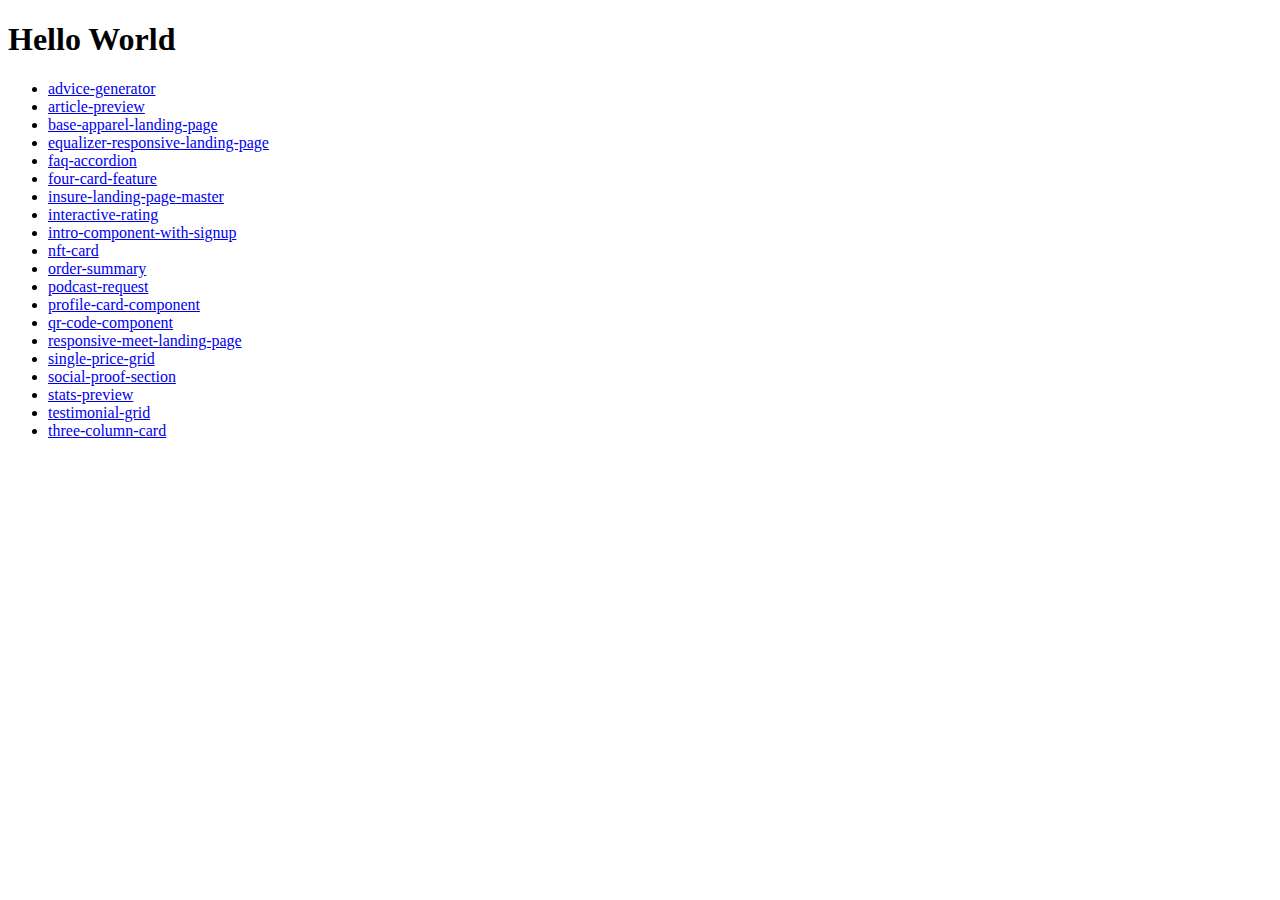
<file: index.html>
<!DOCTYPE html>
<html lang="en">
<head>
    <meta charset="UTF-8">
    <meta http-equiv="X-UA-Compatible" content="IE=edge">
    <meta name="viewport" content="width=device-width, initial-scale=1.0">
    <title>Frontend Mentor Projects Main Page</title>
</head>
<body>
    <h1>Hello World</h1>

    <ul>
        <li><a href="./advice-generator/" target="_blank">advice-generator</a></li>
        <li><a href="./article-preview/" target="_blank">article-preview</a></li>
        <li><a href="./base-apparel-landing-page/" target="_blank">base-apparel-landing-page</a></li>
        <li><a href="./equalizer-responsive-landing-page/" target="_blank">equalizer-responsive-landing-page</a></li>
        <li><a href="./faq-accordion/" target="_blank">faq-accordion</a></li>
        <li><a href="./four-card-feature/" target="_blank">four-card-feature</a></li>
        <li><a href="./insure-landing-page-master/" target="_blank">insure-landing-page-master</a></li>
        <li><a href="./interactive-rating/" target="_blank">interactive-rating</a></li>
        <li><a href="./intro-component-with-signup/" target="_blank">intro-component-with-signup</a></li>
        <li><a href="./nft-card/" target="_blank">nft-card</a></li>
        <li><a href="./order-summary/" target="_blank">order-summary</a></li>
        <li><a href="./podcast-request/" target="_blank">podcast-request</a></li>
        <li><a href="./profile-card-component/" target="_blank">profile-card-component</a></li>
        <li><a href="./qr-code-component/" target="_blank">qr-code-component</a></li>
        <li><a href="./responsive-meet-landing-page/" target="_blank">responsive-meet-landing-page</a></li>
        <li><a href="./single-price-grid/" target="_blank">single-price-grid</a></li>
        <li><a href="./social-proof-section/" target="_blank">social-proof-section</a></li>
        <li><a href="./stats-preview/" target="_blank">stats-preview</a></li>
        <li><a href="./testimonial-grid/" target="_blank">testimonial-grid</a></li>
        <li><a href="./three-column-card/" target="_blank">three-column-card</a></li>
    </ul>
</body>
</html>
</file>
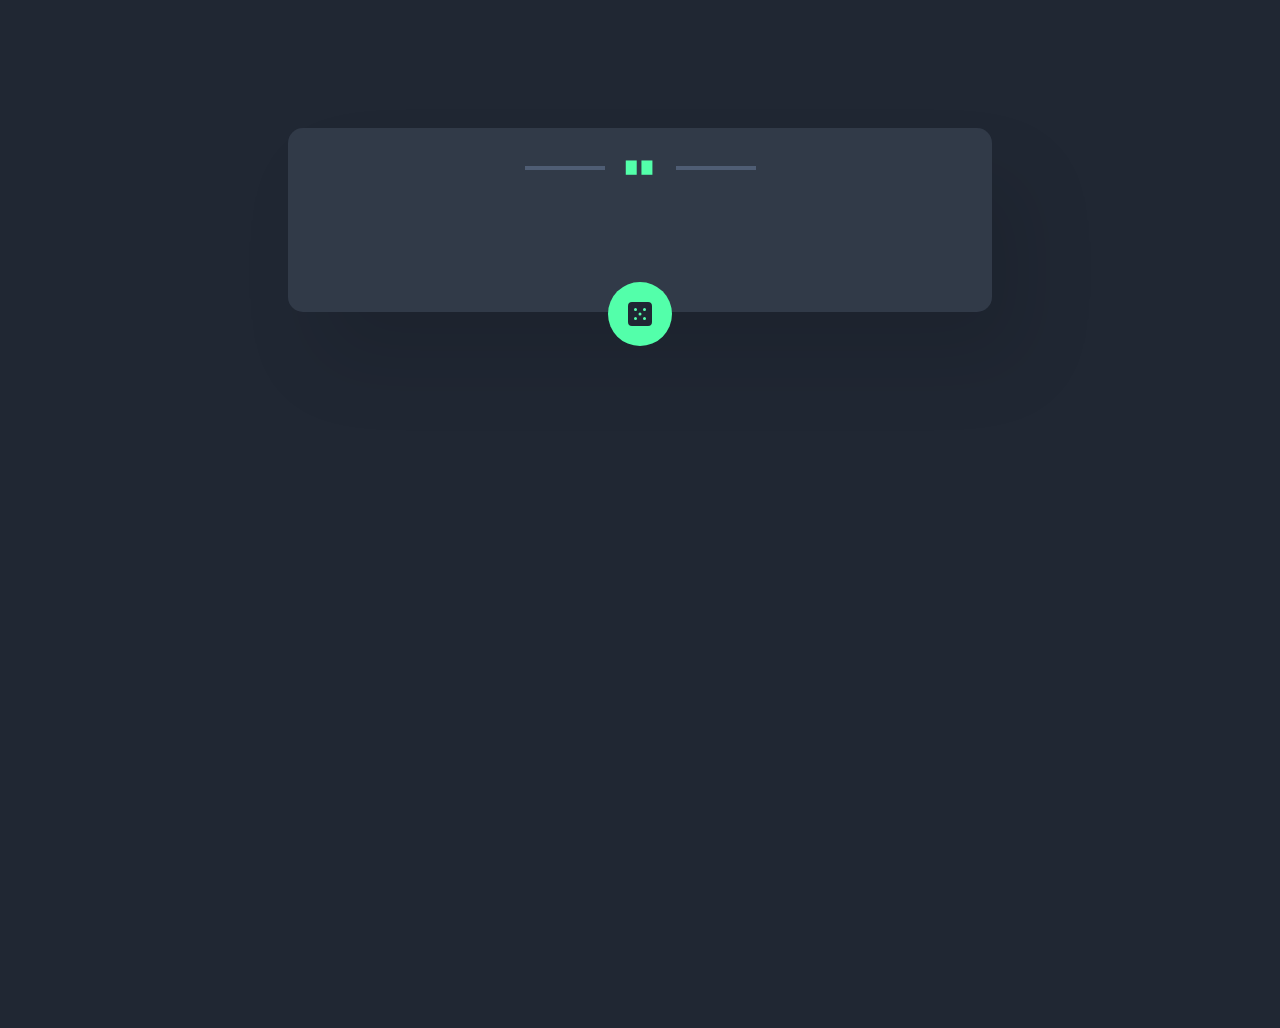
<file: advice-generator/index.html>
<!DOCTYPE html>
<html lang="en">
<head>
  <meta charset="UTF-8">
  <meta name="viewport" content="width=device-width, initial-scale=1.0"> <!-- displays site properly based on user's device -->
  <link rel="preconnect" href="https://fonts.googleapis.com">
  <link rel="preconnect" href="https://fonts.gstatic.com" crossorigin>
  <link href="https://fonts.googleapis.com/css2?family=Manrope:wght@800&display=swap" rel="stylesheet">
  <link rel="icon" type="image/png" sizes="32x32" href="./images/favicon-32x32.png">
  <link rel="stylesheet" href="./src/styles.css">
  <title>Frontend Mentor | Advice generator app</title>
</head>
<body>
  <main>
    <div id="advice" class="advice"></div>
    <p class="line">"</p>
    <button onClick="window.location.reload();" class="btn"><img src="./images/icon-dice.svg"></button>
  </main>
  <script src="./src/index.js"></script>
</body>
</html>
</file>
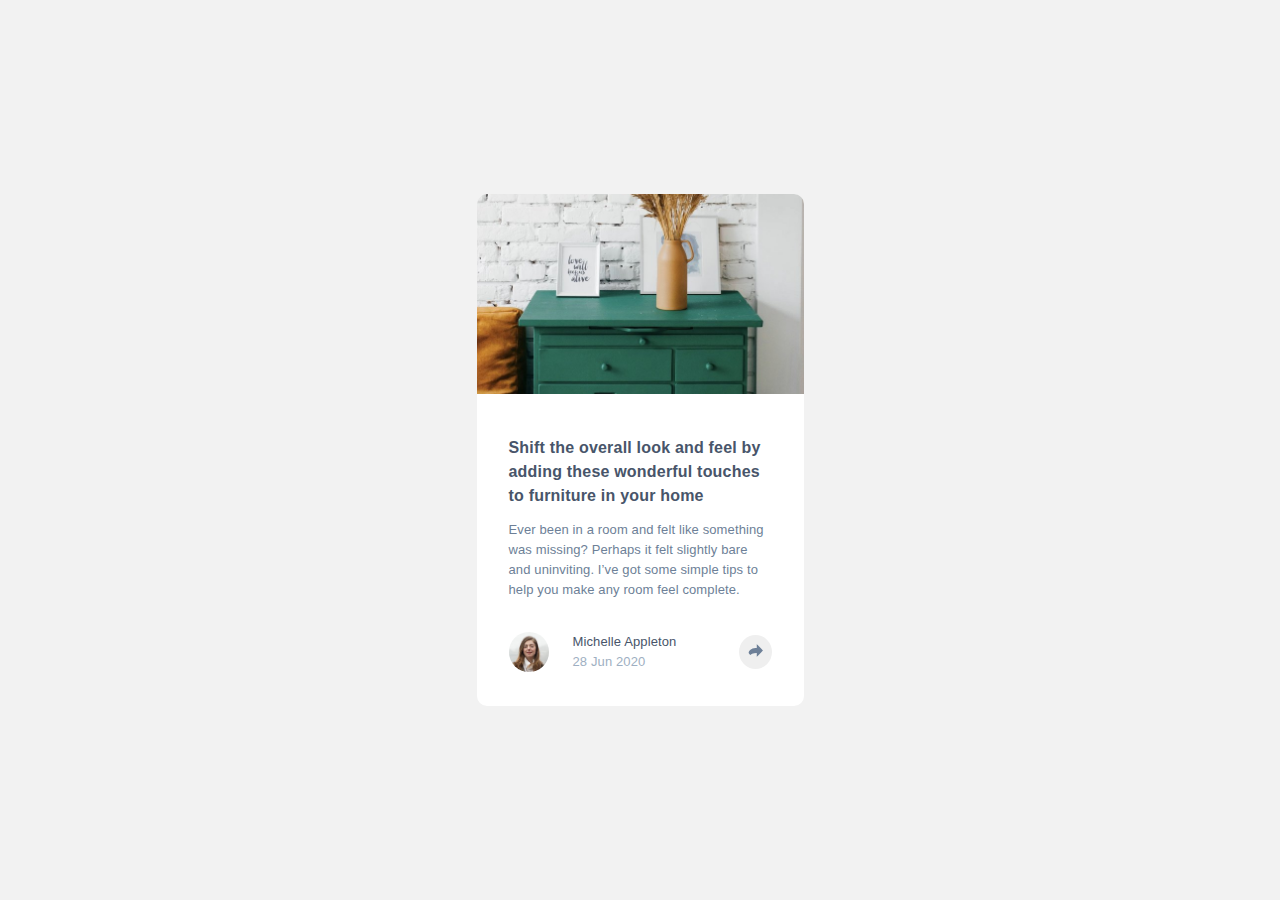
<file: article-preview/index.html>
<!DOCTYPE html>
<html lang="en">
<head>
  <meta charset="UTF-8">
  <meta name="viewport" content="width=device-width, initial-scale=1.0"> <!-- displays site properly based on user's device -->
  <link rel="preconnect" href="https://fonts.googleapis.com">
  <link rel="preconnect" href="https://fonts.gstatic.com" crossorigin>
  <link href="https://fonts.googleapis.com/css2?family=Manrope:wght@500;700&display=swap" rel="stylesheet">
  <link rel="icon" type="image/png" sizes="32x32" href="./images/favicon-32x32.png">
  <link rel="stylesheet" href="./src/styles.css">
  <title>Frontend Mentor | Article preview component</title>

</head>
<body>
  <div class="container">
    <div class="img-wrapper">
      <img class="hero-img" src="./images/drawers.jpg" alt="green drawer in front of white wall">
    </div>

    <main class="text-wrapper">
      <p class="upper-text">Shift the overall look and feel by adding these wonderful 
        touches to furniture in your home
      </p>

      <p class="lower-text">Ever been in a room and felt like something was missing? Perhaps 
        it felt slightly bare and uninviting. I’ve got some simple tips 
        to help you make any room feel complete.
      </p>

      <div class="user-wrapper">
        <img class="user-img" src="./images/avatar-michelle.jpg" alt="user's profile photo">
        <div class="user-details">
          <p class="username">Michelle Appleton</p>
          <p class="date">28 Jun 2020</p>
        </div>
        <button id="open-modal" class="btn"><img class="icon share-icon" src="./images/icon-share.svg" alt="share icon"></button>
      </div>
    </main>
    
    <footer id="overlay" class="overlay">
      <div class="modal">
        <a href="#" class="share">Share</p>
        <a href="#">
          <img class="icon" src="./images/icon-facebook.svg" alt="facebook icon">
        </a>
        <a href="#">
          <img class="icon" src="./images/icon-twitter.svg" alt="twitter icon">
        </a>
        <a href="#">
          <img class="icon" src="./images/icon-pinterest.svg" alt="pinterest icon">
        </a>
        <button id="close-modal" class="btn"><img class="share-icon" src="./images/icon-share.svg" alt="share icon"></button>
    </div>
    </footer>
  </div>

  <script src='./src/index.js'></script>
</body>
</html>
</file>
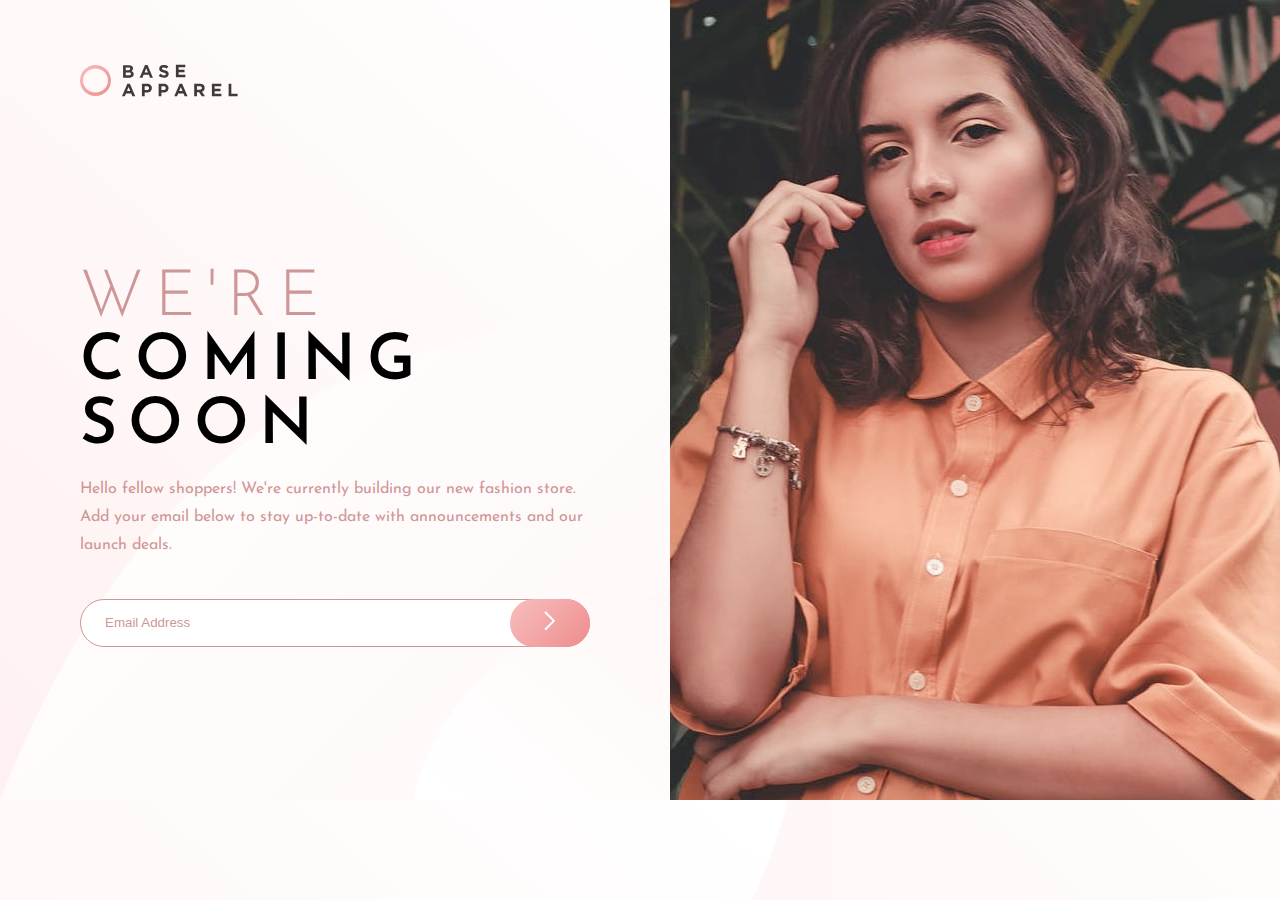
<file: base-apparel-landing-page/index.html>
<!DOCTYPE html>
<html lang="en">
<head>
  <meta charset="UTF-8">
  <meta name="viewport" content="width=device-width, initial-scale=1.0"> <!-- displays site properly based on user's device -->
  <link rel="preconnect" href="https://fonts.googleapis.com">
  <link rel="preconnect" href="https://fonts.gstatic.com" crossorigin>
  <link href="https://fonts.googleapis.com/css2?family=Josefin+Sans:wght@300;400;600&display=swap" rel="stylesheet">
  <link rel="icon" type="image/png" sizes="32x32" href="./images/favicon-32x32.png">
  <link rel="stylesheet" href="styles.css">
  <title>Frontend Mentor | Base Apparel coming soon page</title>

  <!-- Feel free to remove these styles or customise in your own stylesheet 👍 -->
  <style>
    .attribution { font-size: 11px; text-align: center; }
    .attribution a { color: hsl(228, 45%, 44%); }
  </style>
</head>
<body>
  <div class="container">
    <div class="header">
      <img class="logo" src="./images/logo.svg" alt="base apparel logo">
    </div>
  
    <div class="hero-img">
      <img class="mobile-img" src="./images/hero-mobile.jpg" alt="model's upper body">
      <img class="desktop-img" src="./images/hero-desktop.jpg" alt="larger image of model">
    </div>
    
    <div class="text-section">
      <h1 class="text-heading"><span>We're</span><br> coming<br> soon</h1>
      <p class="text-desc">
        Hello fellow shoppers! We're currently building our new fashion store. 
        Add your email below to stay up-to-date with announcements and our launch deals.
      </p>

      <form action="#" method="post">
        <div class="form">
          <input type="email" name="email" id="email" placeholder="Email Address">
          <img src="./images/icon-error.svg" alt="error icon" class="icon-error">
          <button type="button" id="submit">
            <img src="./images/icon-arrow.svg" alt="arrow icon">
          </button>
          <p class="text-error"></p>
        </div>
      </form>
    </div>
  </div>
  <script src="./index.js"></script>
</body>
</html>
</file>
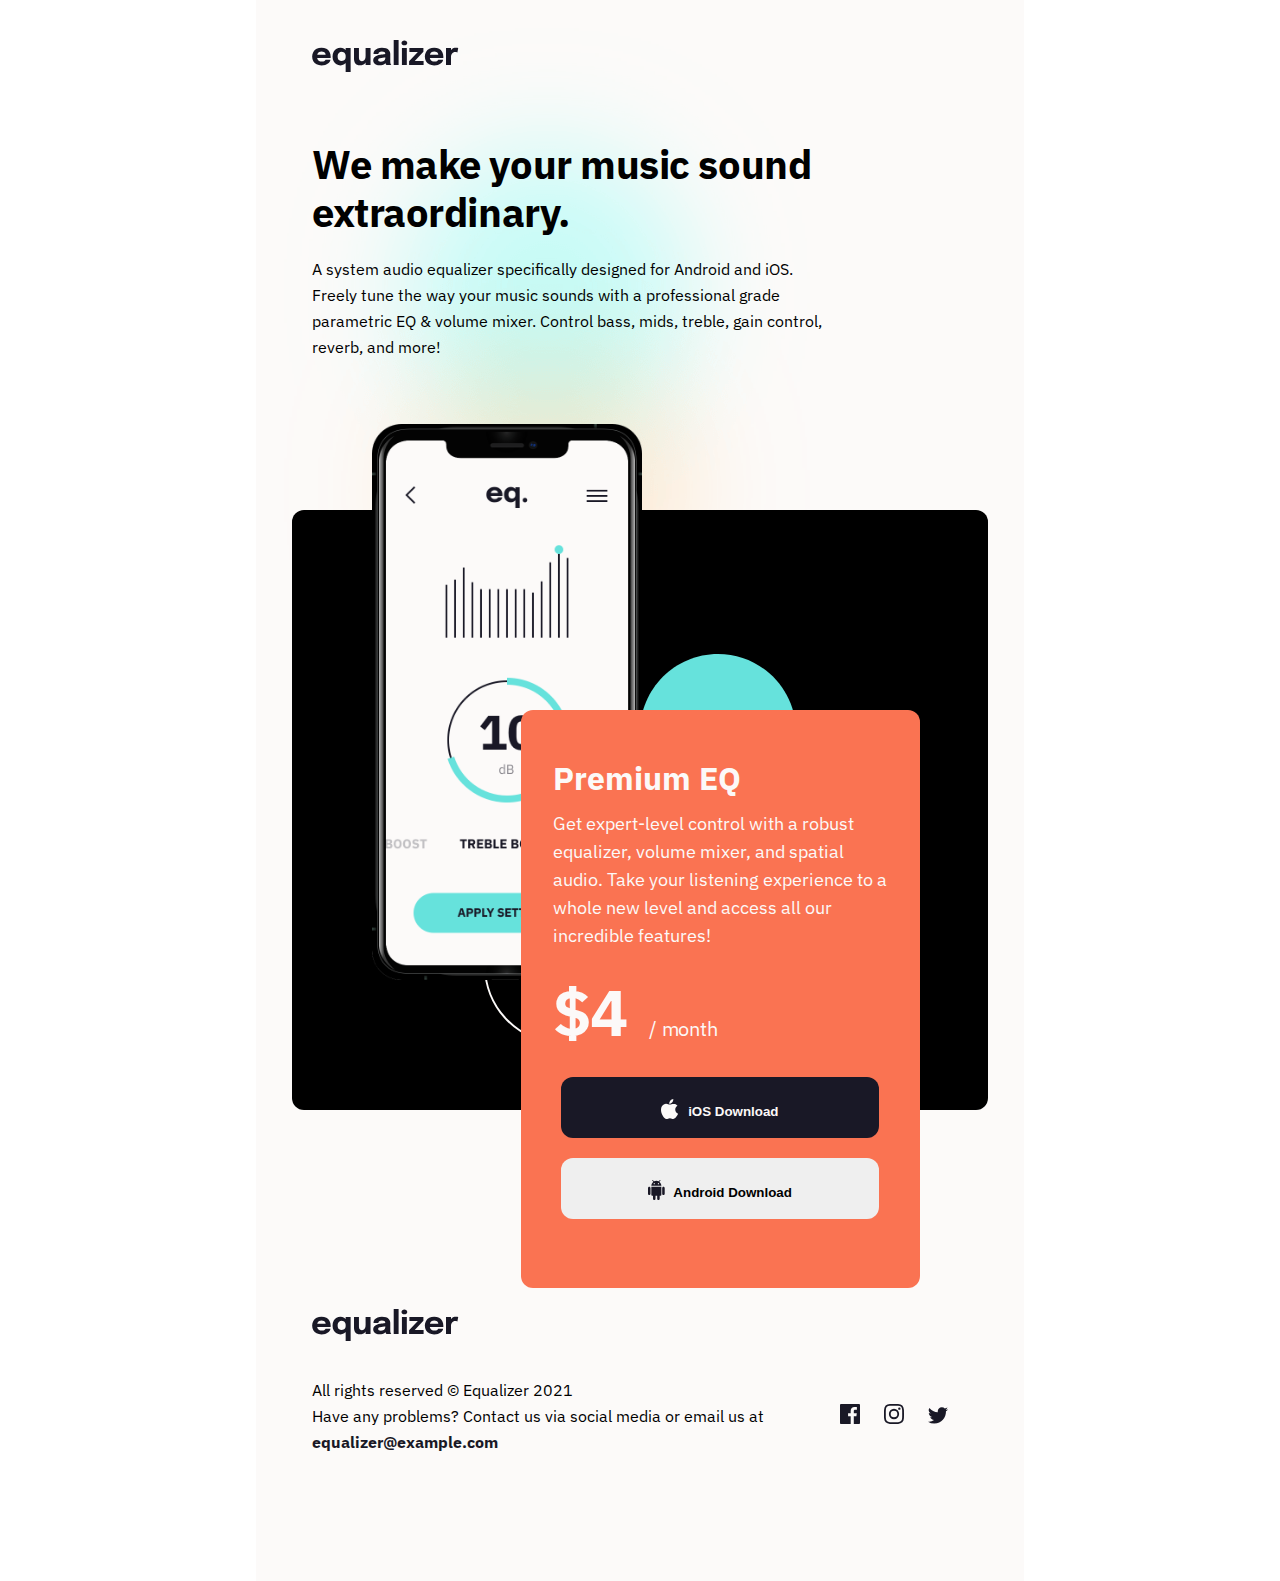
<file: equalizer-responsive-landing-page/index.html>
<!DOCTYPE html>
<html lang="en">
<head>
  <meta charset="UTF-8">
  <meta name="viewport" content="width=device-width, initial-scale=1.0">
  <link rel="preconnect" href="https://fonts.googleapis.com">
<link rel="preconnect" href="https://fonts.gstatic.com" crossorigin>
<link href="https://fonts.googleapis.com/css2?family=IBM+Plex+Sans:wght@400;700&display=swap" rel="stylesheet">
  <link rel="icon" type="image/png" sizes="32x32" href="./assets/favicon-32x32.png">
  <link rel="stylesheet" href="styles.css">
  <title>Frontend Mentor | Equalizer landing page</title>
</head>
<body>
  <div class="container">
    <header class="header">
      <img class="logo header-logo" src="./assets/logo.svg" alt="equalizer logo">
      <img class="top-pattern" src="./assets/bg-pattern-1.svg" alt="decorative geometric pattern">
      <div class="pattern-wrapper">
        <h1 class="hero-title">We make your music sound extraordinary.</h1>
        <p class="hero-text">
          A system audio equalizer specifically designed for Android and iOS. Freely tune the 
          way your music sounds with a professional grade parametric EQ & volume mixer. Control 
          bass, mids, treble, gain control, reverb, and more!
        </p>
      </div>
    </header>

  <main class="main-wrapper">
    <div class="img">
      <img class="phone-img" src="./assets/illustration-app.png" alt="mobile phone">
    </div>
    <div class="main-content">
      <h2 class="main-title">Premium EQ</h2>
      <p class="main-text">
        Get expert-level control with a robust equalizer, volume mixer, and spatial audio. Take 
        your listening experience to a whole new level and access all our incredible features!
      </p>
      <div class="main-price"><span class="per-month">$4</span> / month</div>
      <div class="download">
        <button class="download-link ios-download"><img src='./assets/icon-apple.svg' alt="apple icon">
            iOS Download</button>
        <button class="download-link android-download"><img src='./assets/icon-android.svg' alt="android icon">
            Android Download</button>
      </div>
    </div>
  </main>

    <footer class="footer">
      <img src="./assets/logo.svg" alt="equalizer logo" class="logo footer-logo">
      <div class="footer-wrapper">
        <p class="footer-text">
          All rights reserved © Equalizer 2021<br>
          Have any problems? Contact us via social media or email us at<br>
          <a href="#" class="footer-email">equalizer@example.com</a>
        </p>
        <div class="social-media">
          <a href="#" class="footer-social"><img class="footer-social-icon" src="./assets/icon-facebook.svg" alt="facebook link"></a>
          <a href="#" class="footer-social"><img class="footer-social-icon" src="./assets/icon-instagram.svg" alt="instagram link"></a>
          <a href="#" class="footer-social"><img class="footer-social-icon" src="./assets/icon-twitter.svg" alt="twitter link"></a>
        </div>
      </div>
    </footer>
  </div>
</body>
</html>
</file>
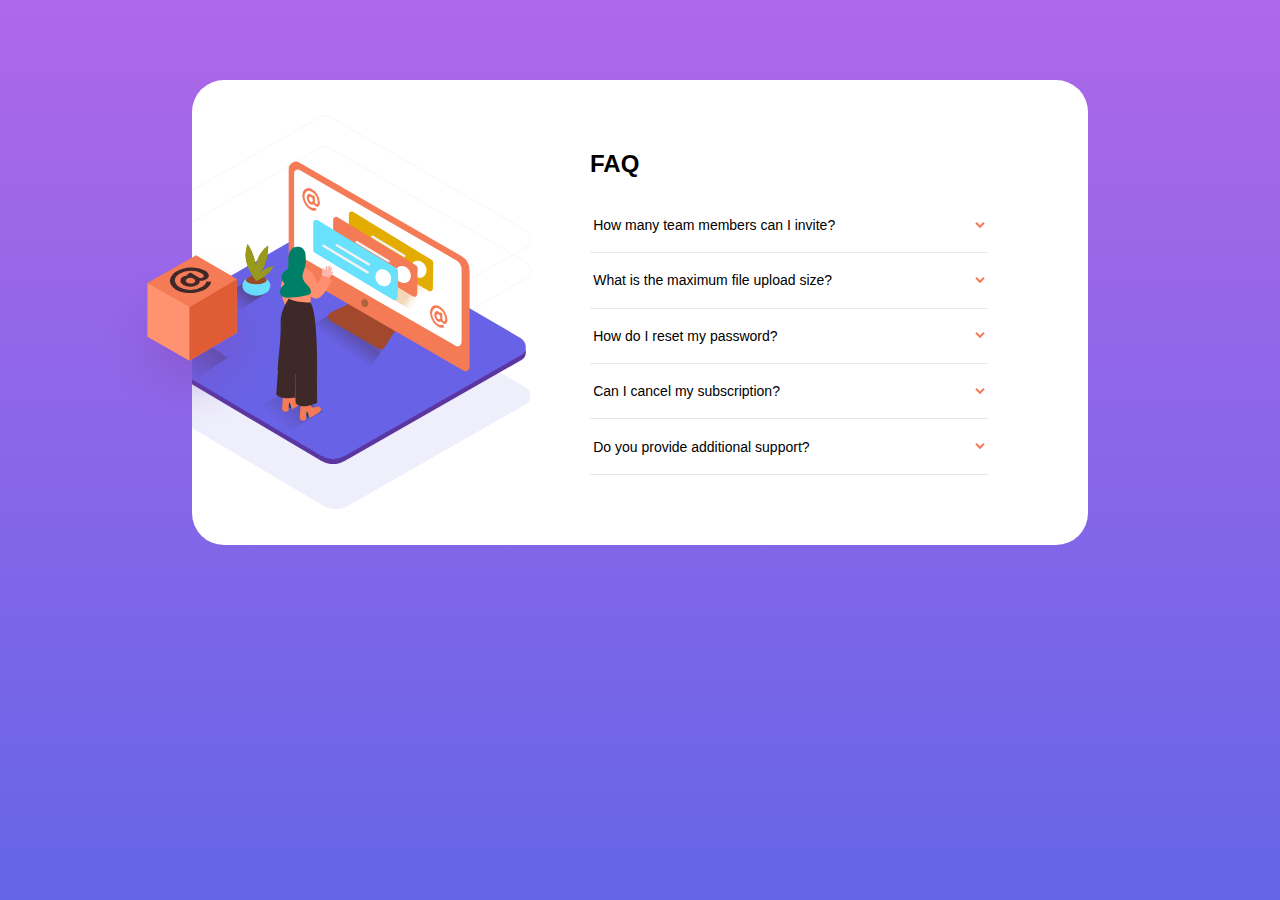
<file: faq-accordion/index.html>
<!DOCTYPE html>
<html lang="en">
<head>
  <meta charset="UTF-8">
  <meta name="viewport" content="width=device-width, initial-scale=1.0"> <!-- displays site properly based on user's device -->
  <link rel="preconnect" href="https://fonts.googleapis.com">
  <link rel="preconnect" href="https://fonts.gstatic.com" crossorigin>
  <link href="https://fonts.googleapis.com/css2?family=Kumbh+Sans:wght@400;700&display=swap" rel="stylesheet">
  <link rel="icon" type="image/png" sizes="32x32" href="./images/favicon-32x32.png">
  <link rel="stylesheet" href="./src/styles.css">
  <title>Frontend Mentor | FAQ Accordion Card</title>

</head>
<body>
  <section class="card">
    <img src="./images/illustration-box-desktop.svg" class="card__box" alt="box">
    <div class="card__image">
      <img src="./images/illustration-woman-online-desktop.svg" alt="woman online desktep">
    </div>
    <div class="card__text">
      <h2>FAQ</h2>

      <div class="accordion">
        <div class="accordion__item">
          <button class="accordion__question">
            How many team members can I invite?
          </button>
          <div class="accordion__collapse collapse">
            <div class="accordion__content">
              You can invite up to 2 additional users on the Free plan. There is no limit on 
              team members for the Premium plan.
            </div>
          </div>
        </div>
        <div class="accordion__item">
          <button class="accordion__question">
            What is the maximum file upload size?
          </button>
          <div class="accordion__collapse collapse">
            <div class="accordion__content">
              No more than 2GB. All files in your account must fit your allotted storage space.
            </div>
          </div>
        </div>
        <div class="accordion__item">
          <button class="accordion__question">
            How do I reset my password? 
          </button>
          <div class="accordion__collapse collapse">
            <div class="accordion__content">
              Click “Forgot password” from the login page or “Change password” from your profile page.
              A reset link will be emailed to you.
            </div>
          </div>
        </div>
        <div class="accordion__item">
          <button class="accordion__question">
            Can I cancel my subscription?
          </button>
          <div class="accordion__collapse collapse">
            <div class="accordion__content">
              Yes! Send us a message and we'll process your request no questions asked.
            </div>
          </div>
        </div>
        <div class="accordion__item">
          <button class="accordion__question">
            Do you provide additional support?
          </button>
          <div class="accordion__collapse collapse">
            <div class="accordion__content">
              Chat and email support is available 24/7. Phone lines are open during normal business hours.
            </div>
          </div>
        </div>
      </div>        
    </div>
  </section>

  <!-- <div class="attribution">
    Challenge by <a href="https://www.frontendmentor.io?ref=challenge" target="_blank">Frontend Mentor</a>. 
    Coded by <a href="#">Your Name Here</a>.
  </div> -->

  <script src="./src/index.js"></script>
</body>
</html>
</file>
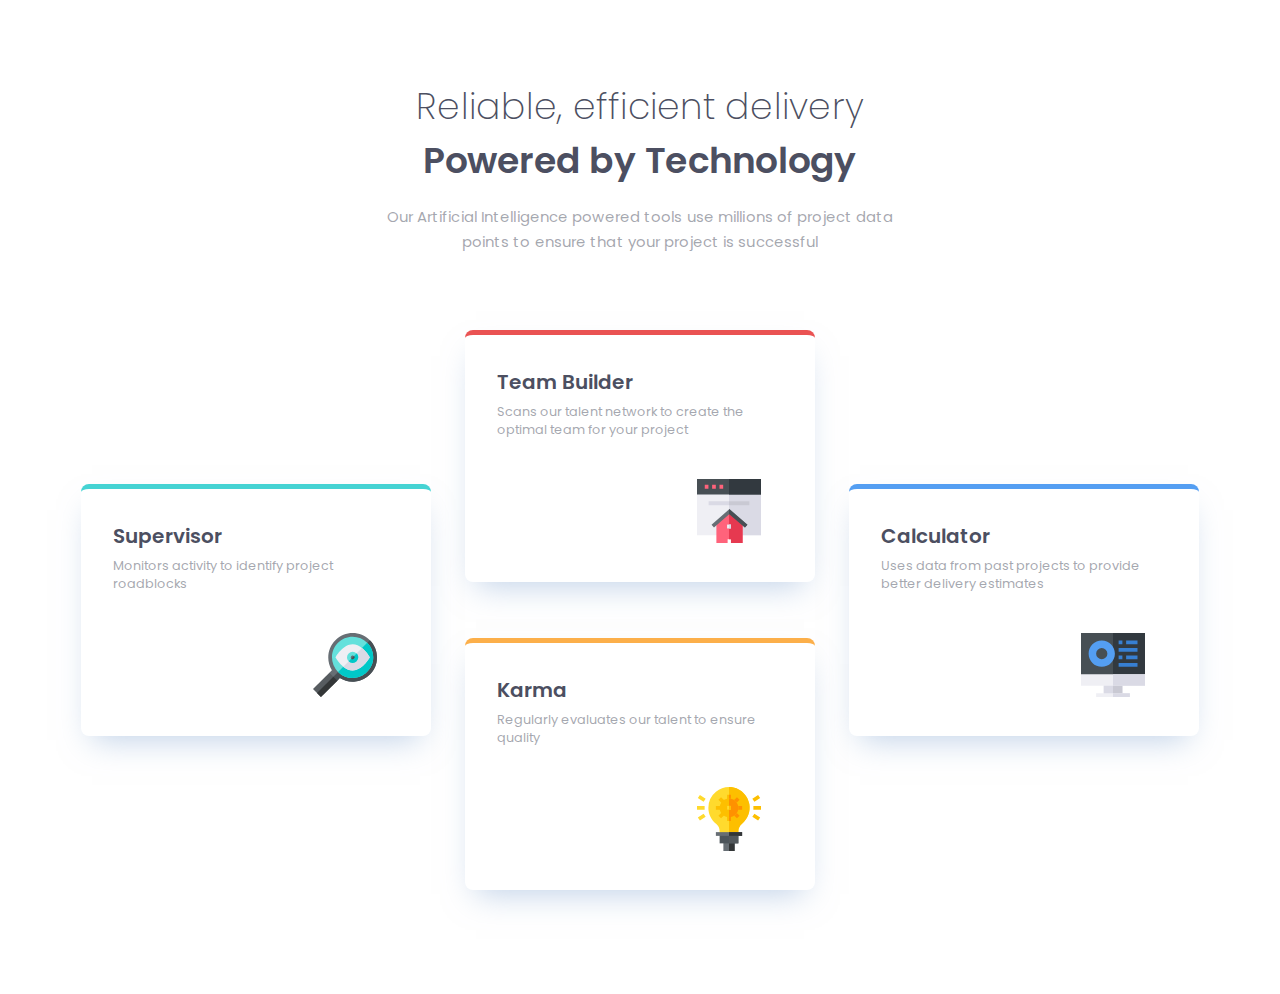
<file: four-card-feature/index.html>
<!DOCTYPE html>
<html lang="en">
<head>
  <meta charset="UTF-8">
  <meta name="viewport" content="width=device-width, initial-scale=1.0"> <!-- displays site properly based on user's device -->
  <link rel="preconnect" href="https://fonts.googleapis.com">
  <link rel="preconnect" href="https://fonts.gstatic.com" crossorigin>
  <link href="https://fonts.googleapis.com/css2?family=Poppins:wght@200;400;600&display=swap" rel="stylesheet">
  <link rel="icon" type="image/png" sizes="32x32" href="./images/favicon-32x32.png">
  <link rel="stylesheet" href="./styles.css">
  <title>Frontend Mentor | Four card feature section</title>
</head>
<body>
  <div class="container">
    <header>
      <h1 class="heading1">Reliable, efficient delivery</h1>
      <h1 class="heading2">Powered by Technology</h2>
      <p>Our Artificial Intelligence powered tools use millions of project data points 
      to ensure that your project is successful</p>
    </header>

    <div class="parent">
      <div class="div1 info">
        <h3>Team Builder</h3>
        <p>Scans our talent network to create the optimal team for your project</p>
          <img class="div-image" src="./images/icon-team-builder.svg" alt="house">
      </div>
      <div class="div2 info">
        <h3>Supervisor</h3>
        <p>Monitors activity to identify project roadblocks</p>
        <img class="div-image" src="./images/icon-supervisor.svg" alt="magnifying glass">
      </div>
      <div class="div3 info">
        <h3>Karma</h3>
        <p>Regularly evaluates our talent to ensure quality</p>
        <img class="div-image" src="./images/icon-karma.svg" alt="lightbulb">
      </div>
      <div class="div4 info">
        <h3>Calculator</h3>
        <p>Uses data from past projects to provide better delivery estimates</p>
        <img class="div-image" src="./images/icon-calculator.svg" alt="calculator">
      </div>
    </div>
  </div>
</body>
</html>
</file>
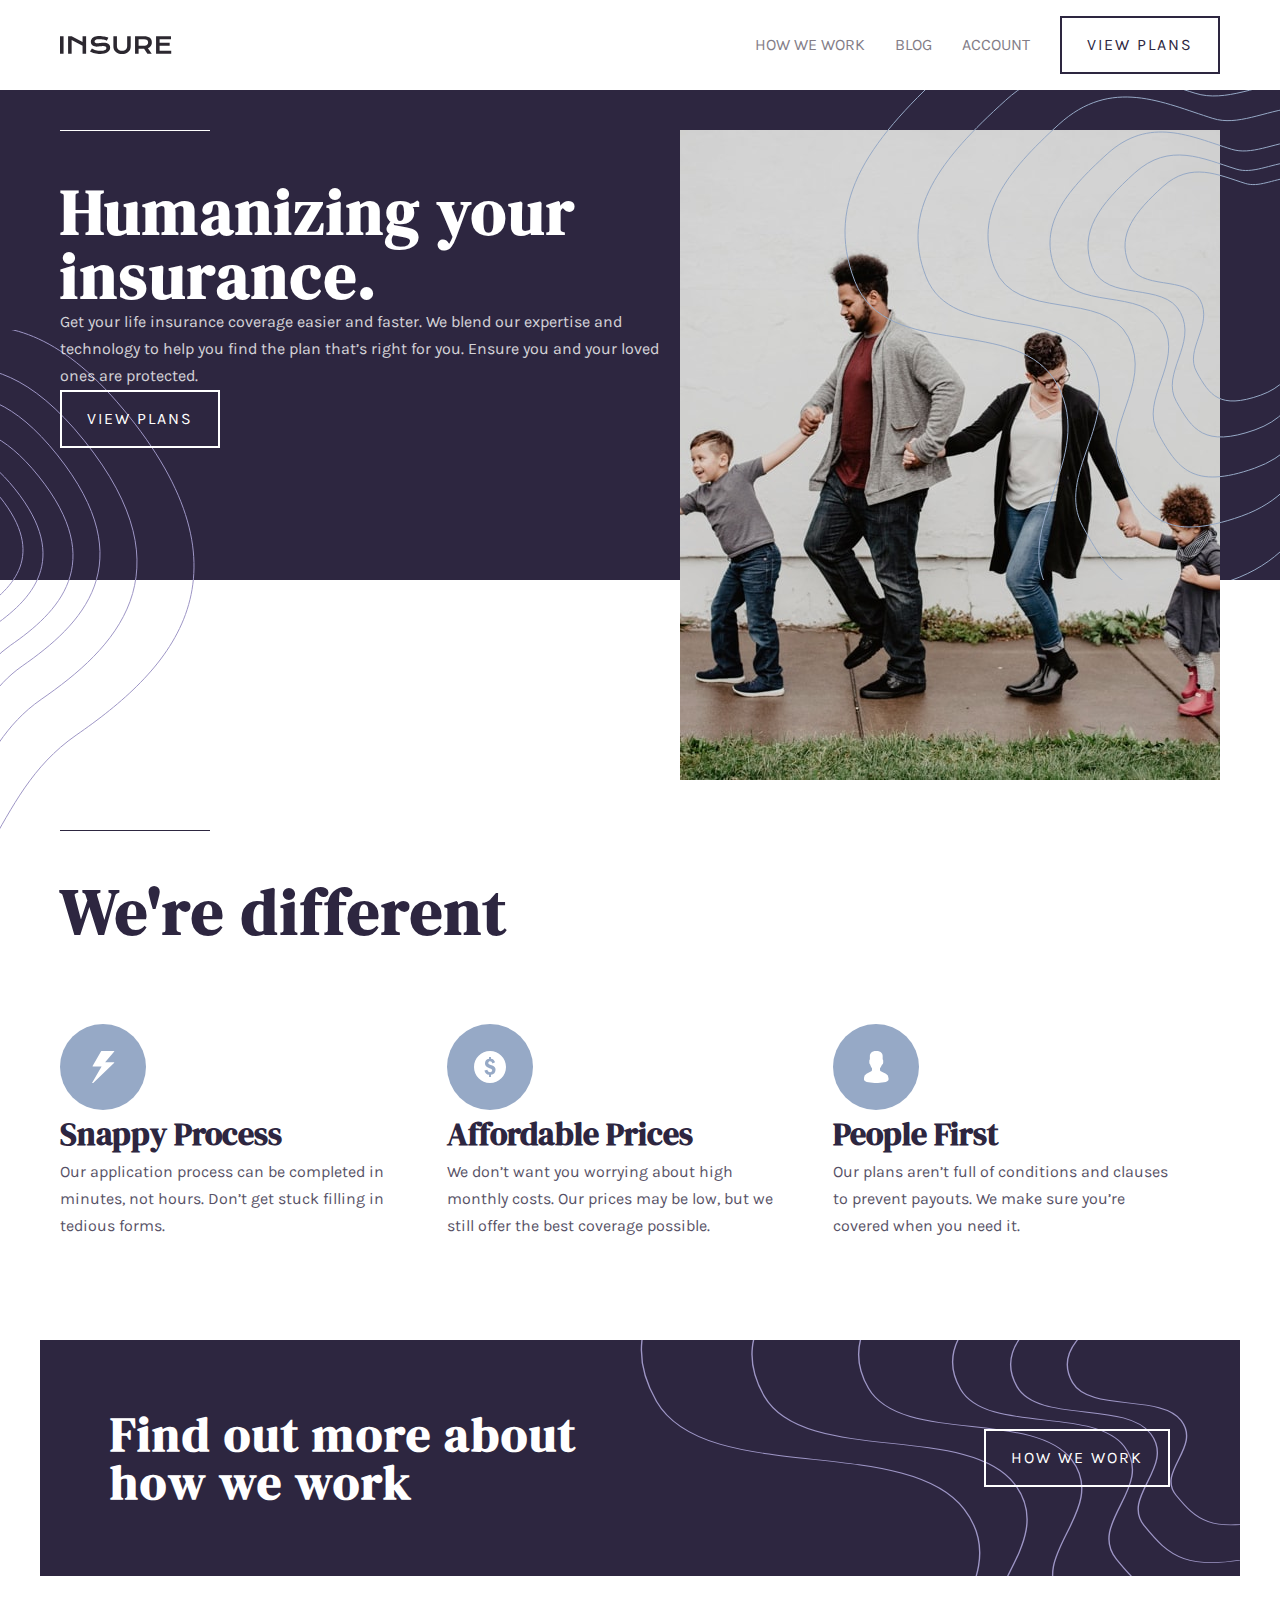
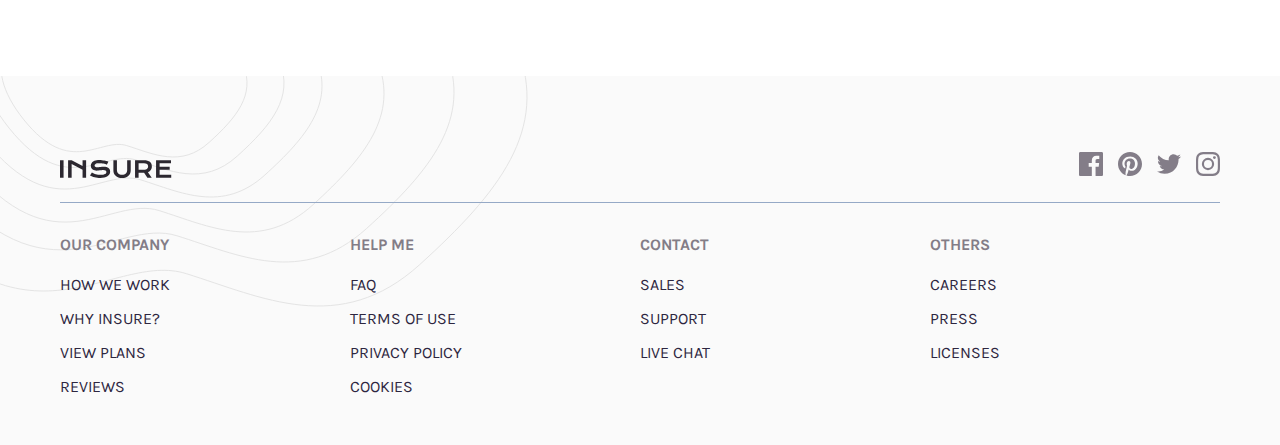
<file: insure-landing-page-master/index.html>
<!DOCTYPE html>
<html lang="en">
<head>
  <meta charset="UTF-8">
  <meta name="viewport" content="width=device-width, initial-scale=1.0"> <!-- displays site properly based on user's device -->
  <link rel="preconnect" href="https://fonts.googleapis.com">
  <link rel="preconnect" href="https://fonts.gstatic.com" crossorigin>
  <link href="https://fonts.googleapis.com/css2?family=DM+Serif+Display&family=Karla:wght@400;700&display=swap" rel="stylesheet">
  <link rel="icon" type="image/png" sizes="32x32" href="./images/favicon-32x32.png">
  <link rel="stylesheet" href="./styles.css">
  <title>Frontend Mentor | Insure landing page</title>
</head>
<body>
  <nav>
    <div class="container">
      <div class="flex">
        <div class="img-wrapper">
          <img src="./images/logo.svg" alt="logo">
        </div>

        <button class="hamburger" id="hamburger">
          <img class="open" src="./images/icon-hamburger.svg" alt="hamburger icon">
          <img class="close" src="./images/icon-close.svg" alt="close icon">
        </button>

        <ul id="menu">
          <li><a href="#">How we work</a></li>
          <li><a href="#">Blog</a></li>
          <li><a href="#">Account</a></li>
          <li><a class="btn btn-reverse" href="#">View plans</a></li>
        </ul>
      </div>
    </div>
  </nav>

  <header>
    <div class="container">
      <div class="flex align-start reverse-mobile">
        <div>
          <h1 class="line-top">Humanizing your insurance.</h1>
          <p>
            Get your life insurance coverage easier and
            faster. We blend our expertise and technology 
            to help you find the plan that’s right for you.
            Ensure you and your loved ones are protected.
          </p>

          <button class="btn">View plans</button>
        </div>

        <img src="./images/image-intro-desktop.jpg" alt="intro" class="header__img">
      </div>
    </div>
  </header>

  <section class="container">
    <h2 class="line-top line-violet">We're different</h2>
    <div class="flex">
      <div class="tile">
        <img src="./images/icon-snappy-process.svg" alt="snappy process">
        <h3>Snappy Process</h3>
        <p>
          Our application process can be completed in minutes, not hours. Don’t get 
          stuck filling in tedious forms.
        </p>
      </div>
    
      <div class="tile">
        <img src="./images/icon-affordable-prices.svg" alt="affordable prices">
        <h3>Affordable Prices</h3>
        <p>
          We don’t want you worrying about high monthly costs. Our prices may be low, 
          but we still offer the best coverage possible.
        </p>
      </div>
    
      <div class="tile">
        <img src="./images/icon-people-first.svg" alt="people first">
        <h3>People First</h3>
        <p>
          Our plans aren’t full of conditions and clauses to prevent payouts. We make 
          sure you’re covered when you need it.
        </p>
      </div>
    </div>
  </section>

  <section class="container bg-violet">
    <div class="flex">
      <div>
        <h2>Find out more about how we work</h2>
      </div>

      <button class="btn">How we work</button>
    </div>
  </section>

  <footer>
    <div class="container">
      <div class="flex border-bottom">
        <div>
          <img src="./images/logo.svg" alt="logo">
        </div>

        <ul class="flex">
          <li>
            <a href="#">
              <img src="./images/icon-facebook.svg" alt="facebook">
            </a>
            </li>
          <li>
            <a href="#">
              <img src="./images/icon-pinterest.svg" alt="pinterest">
            </a>
            </li>
          <li>
            <a href="#">
              <img src="./images/icon-twitter.svg" alt="twitter">
            </a>
            </li>
          <li>
            <a href="#">
              <img src="./images/icon-instagram.svg" alt="instagram">
            </a>
          </li>
        </ul>
      </div>
    

      <div class="flex align-start">
        <div>
          <h4>Our company</h4>
          <ul>
            <li><a href="#">How we work</a></li>
            <li><a href="#">Why Insure?</a></li>
            <li><a href="#">View plans</a></li>
            <li><a href="#">Reviews</a></li>
          </ul>
        </div>

        <div>
          <h4>Help me</h4>
          <ul>
            <li><a href="#">FAQ</a></li>
            <li><a href="#">Terms of use</a></li>
            <li><a href="#">Privacy policy</a></li>
            <li><a href="#">Cookies</a></li>
          </ul>
        </div>

        <div>
          <h4>Contact</h4>
          <ul>
            <li><a href="#">Sales</a></li>
            <li><a href="#">Support</a></li>
            <li><a href="#">Live chat</a></li>
          </ul>
        </div>

        <div>
          <h4>Others</h4>
          <ul>
            <li><a href="#">Careers</a></li>
            <li><a href="#">Press</a></li>
            <li><a href="#">Licenses</a></li>
          </ul>
        </div>
      </div>
    </div>
  </footer>

  <script src="./script.js"></script>
</body>
</html>
</file>
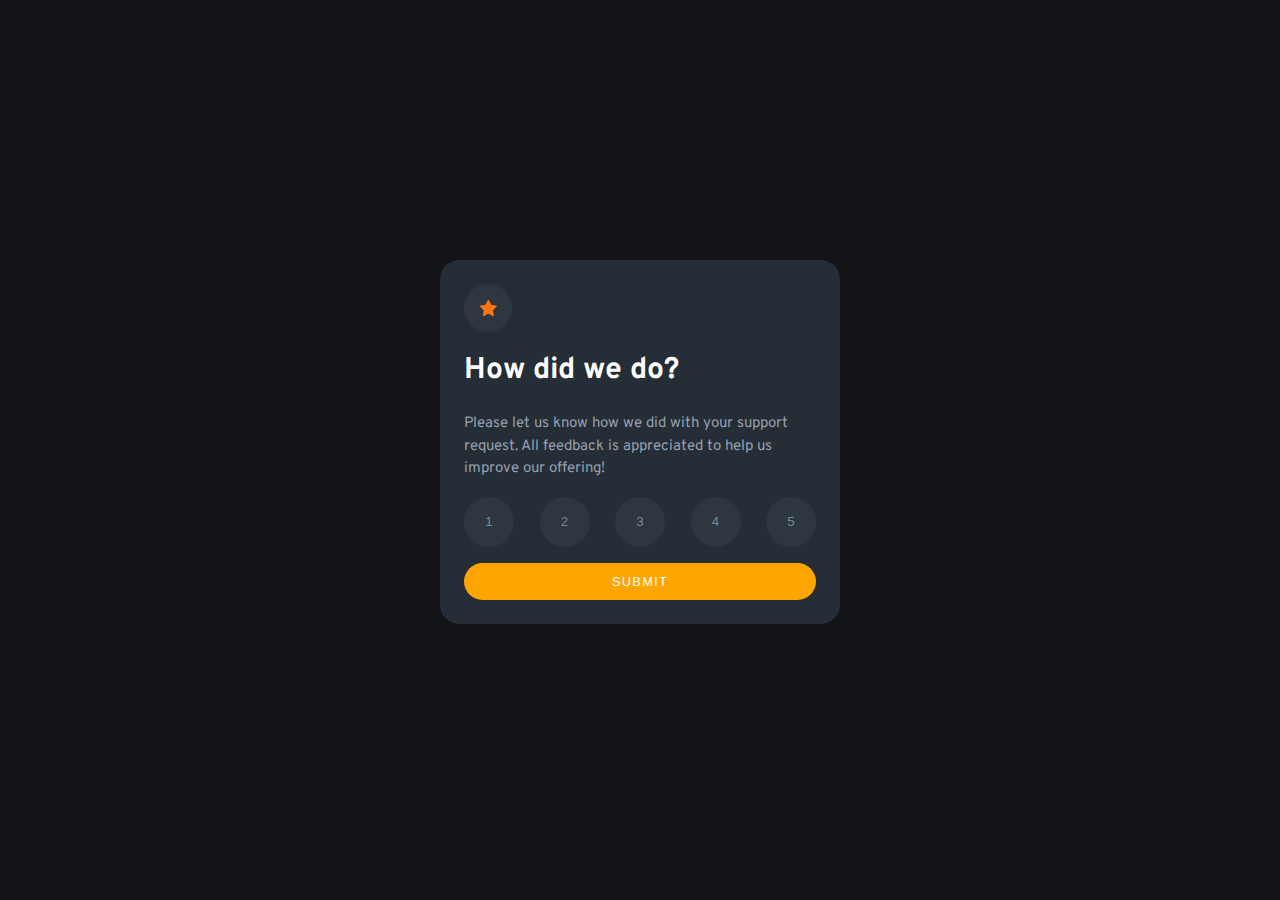
<file: interactive-rating/index.html>
<!DOCTYPE html>
<html lang="en">
<head>
  <meta charset="UTF-8">
  <meta name="viewport" content="width=device-width, initial-scale=1.0"> <!-- displays site properly based on user's device -->
  <link rel="preconnect" href="https://fonts.googleapis.com">
  <link rel="preconnect" href="https://fonts.gstatic.com" crossorigin>
  <link href="https://fonts.googleapis.com/css2?family=Overpass:wght@400;700&display=swap" rel="stylesheet">
  <link rel="icon" type="image/png" sizes="32x32" href="./images/favicon-32x32.png">
  
  <title>Frontend Mentor | Interactive rating component</title>
  <link rel="stylesheet" href="./style.css">
</head>
<body>
  <main>
    <div class="box-container" id="feedback-box">
      <div class="img-container">
        <img src="./images/icon-star.svg" class="star-icon">
      </div>
      <h1>How did we do?</h1>
      <p> Please let us know how we did with your support request. All feedback is appreciated 
        to help us improve our offering!</p>
      <div class="rating-btn-container">
        <button class="rating-btn" id="1" aria-selected="false" role="button">1</button>
        <button class="rating-btn" id="2" aria-selected="false" role="button">2</button>
        <button class="rating-btn" id="3" aria-selected="false" role="button">3</button>
        <button class="rating-btn" id="4" aria-selected="false" role="button">4</button>
        <button class="rating-btn" id="5" aria-selected="false" role="button">5</button>
      </div>
      <button class="submit-btn" id="submit">Submit</button>
    </div>

    <div hidden class="box-container thank-you-container" id="thank-you-box">
      <img src="./images/illustration-thank-you.svg">
      <p class="rating-result">You selected <span id="selected-rating">0</span> out of 5</p>
      <h2>Thank you!</h2>
      <p>We appreciate you taking the time to give a rating. If you ever need more support, 
        don't hesitate to get in touch!</p>
    </div>
  </main>      
  
  <script src="./index.js"></script>
</body>
</html>
</file>
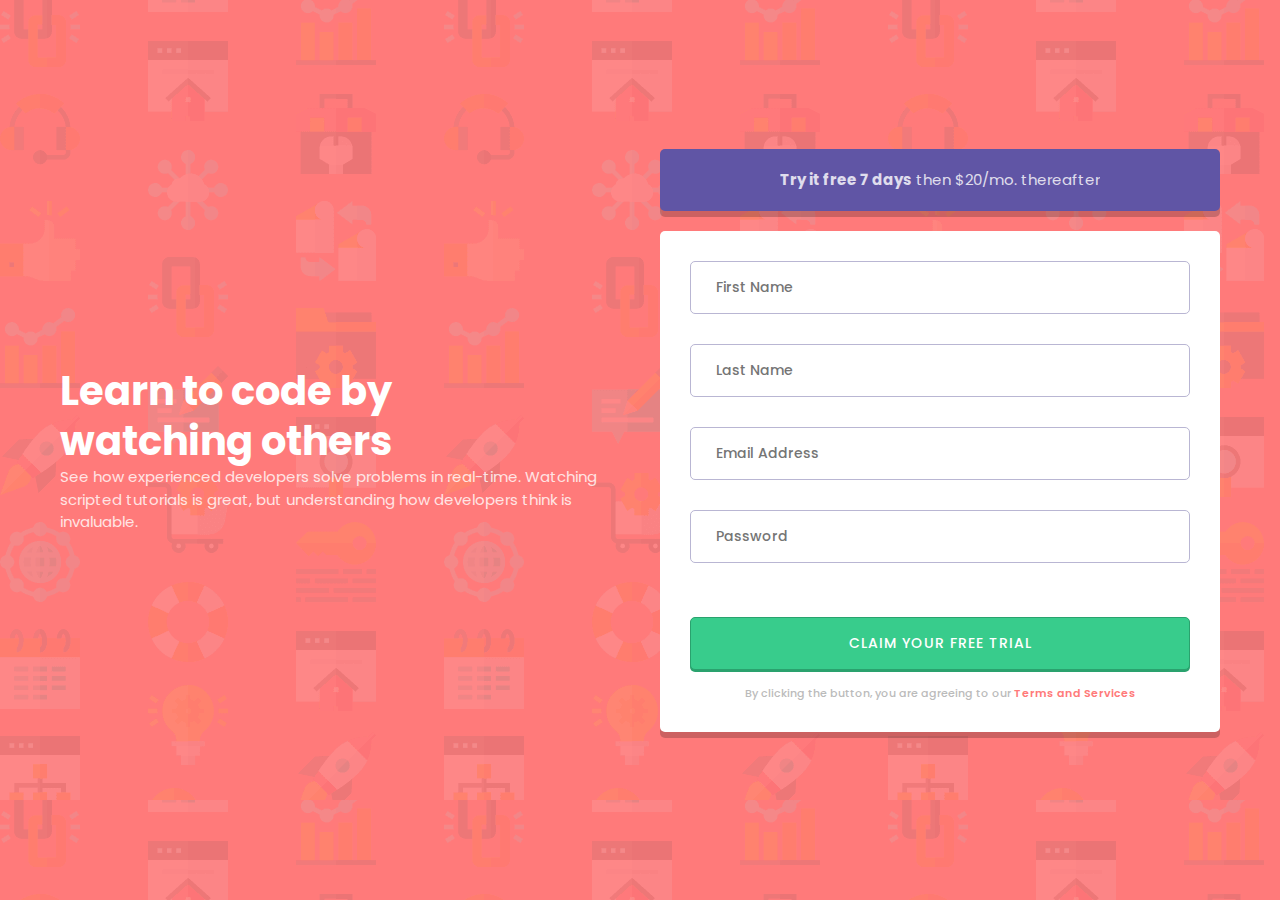
<file: intro-component-with-signup/index.html>
<!DOCTYPE html>
<html lang="en">
<head>
  <meta charset="UTF-8">
  <meta name="viewport" content="width=device-width, initial-scale=1.0"> <!-- displays site properly based on user's device -->
  <link rel="preconnect" href="https://fonts.googleapis.com">
  <link rel="preconnect" href="https://fonts.gstatic.com" crossorigin>
  <link href="https://fonts.googleapis.com/css2?family=Poppins:wght@400;500;600;700&display=swap" rel="stylesheet">
  <link rel="icon" type="image/png" sizes="32x32" href="./images/favicon-32x32.png">
  <link rel="stylesheet" href="./styles.css">
  <title>Frontend Mentor | Intro component with sign up form</title>
</head>
<body>
  <div class="container">
    <div>
      <h1>
        Learn to code by
        <br/> 
        watching others</h1>
      <p>
        See how experienced developers solve problems in real-time. Watching scripted tutorials is great, 
        but understanding how developers think is invaluable. 
      </p>
    </div>
    <div>
      <div class="box box-blue">
        <p>
          <strong>Try it free 7 days</strong> then $20/mo. thereafter
        </p>
      </div>

      <form class="box" id="form">
        <div class="form-control">
          <input type="text" id="firstname" placeholder="First Name">
          <img src="./images/icon-error.svg" alt="error icon">
          <small>First name cannot be empty</small>
        </div>
        <div class="form-control">
          <input type="text" id="lastname" placeholder="Last Name ">
          <img src="./images/icon-error.svg" alt="error icon">
          <small>Last name cannot be empty</small>
        </div>
        <div class="form-control">
          <input type="email" id="email" placeholder="Email Address">
          <img src="./images/icon-error.svg" alt="error icon">
          <small>Email cannot be empty</small>
        </div>
        <div class="form-control">
          <input type="password" id="password" placeholder="Password">
          <img src="./images/icon-error.svg" alt="error icon">int
          <small>Password cannot be empty</small>
        </div>

        <button>Claim your free trial</button>
        <small>
          By clicking the button, you are agreeing to our 
          <a href="#">Terms and Services</a>
        </small>
      </form>
    </div>
  </div>

  <script src="./script.js"></script>
</body>
</html>
</file>
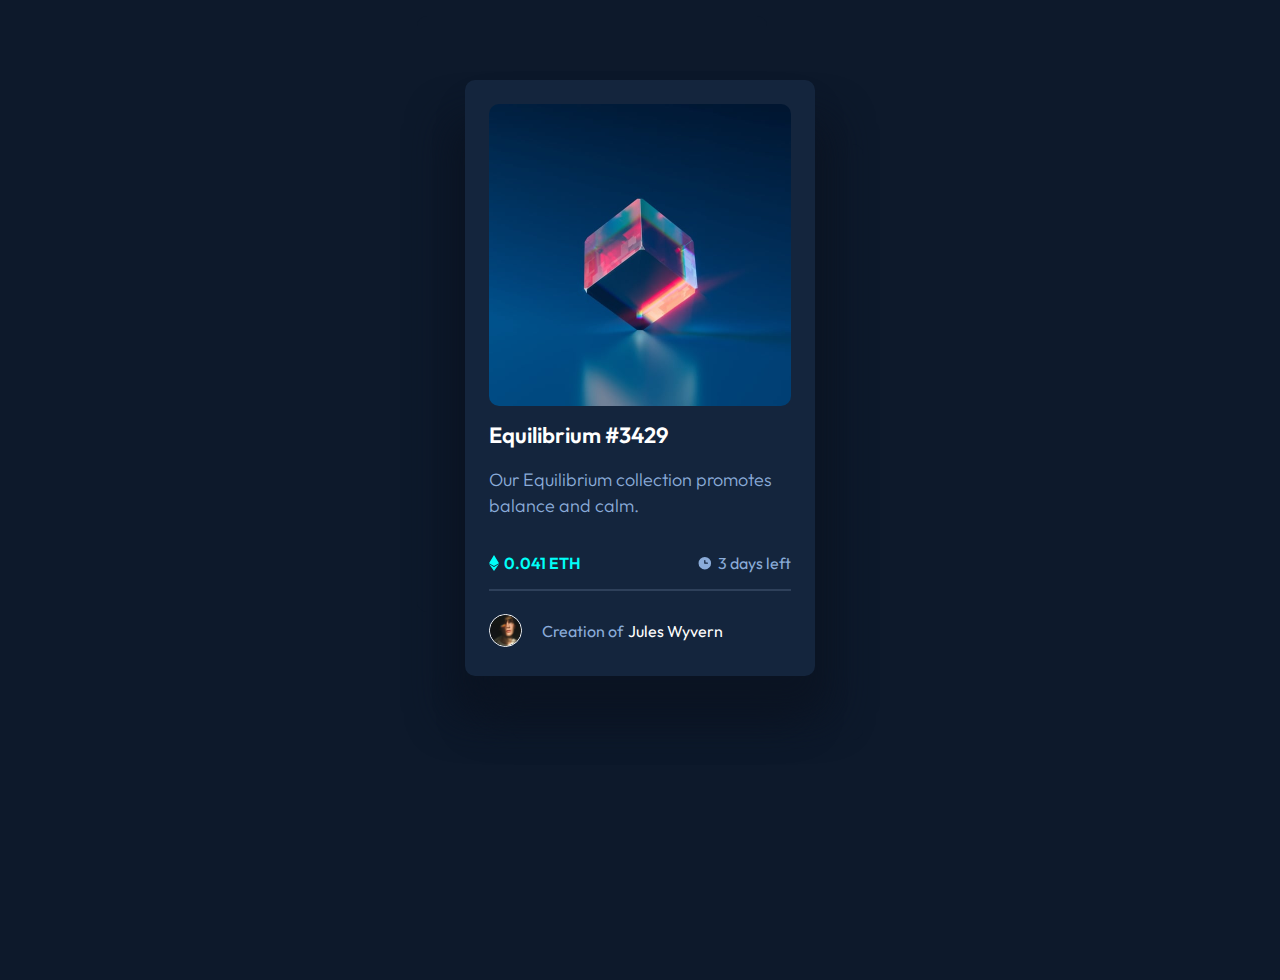
<file: nft-card/index.html>
<!DOCTYPE html>
<html lang="en">
<head>
  <meta charset="UTF-8">
  <meta name="viewport" content="width=device-width, initial-scale=1.0"> <!-- displays site properly based on user's device -->
  <link rel="preconnect" href="https://fonts.googleapis.com">
  <link rel="preconnect" href="https://fonts.gstatic.com" crossorigin>
  <link href="https://fonts.googleapis.com/css2?family=Outfit:wght@300;400;600&display=swap" rel="stylesheet">
  <link rel="icon" type="image/png" sizes="32x32" href="./images/favicon-32x32.png">
  <link rel="stylesheet" href="styles.css">
  
  <title>Frontend Mentor | NFT preview card component</title>

  <!-- Feel free to remove these styles or customise in your own stylesheet 👍 -->
  <style>
    .attribution { font-size: 11px; text-align: center; }
    .attribution a { color: hsl(228, 45%, 44%); }
  </style>
</head>
<body>
  <div class="card-container">
    <div class="card-hero">
      <img class="card-hero-img" src="./images/image-equilibrium.jpg" alt="NFT artwork">
      <div class="card-overlay">
        <img src="./images/icon-view.svg" alt="eye icon" class="card-overlay-icon">
      </div> 
    </div>
    <h1 class="card-title">Equilibrium #3429</h1>
    <p class="card-desc">Our Equilibrium collection promotes balance and calm.</p>
    <div class="card-info">
      <div class="card-info-item">
        <img class="icon" src="./images/icon-ethereum.svg" alt="ethereum icon">
        <p class="card-eth">0.041 ETH</p>
      </div>
      <div class="card-info-item">
        <img class="icon" src="./images/icon-clock.svg" alt="clock icon">
        <p class="card-time-left">3 days left</p>
      </div>
    </div>
    <div class="card-creator">
      <img class="card-avatar" src="./images/image-avatar.png" alt="NFT creator avatar">
      <p class="card-creator">Creation of <a href="#" class="card-creator-name"> Jules Wyvern</a></p>
    </div>
  </div>
</body>
</html>
</file>
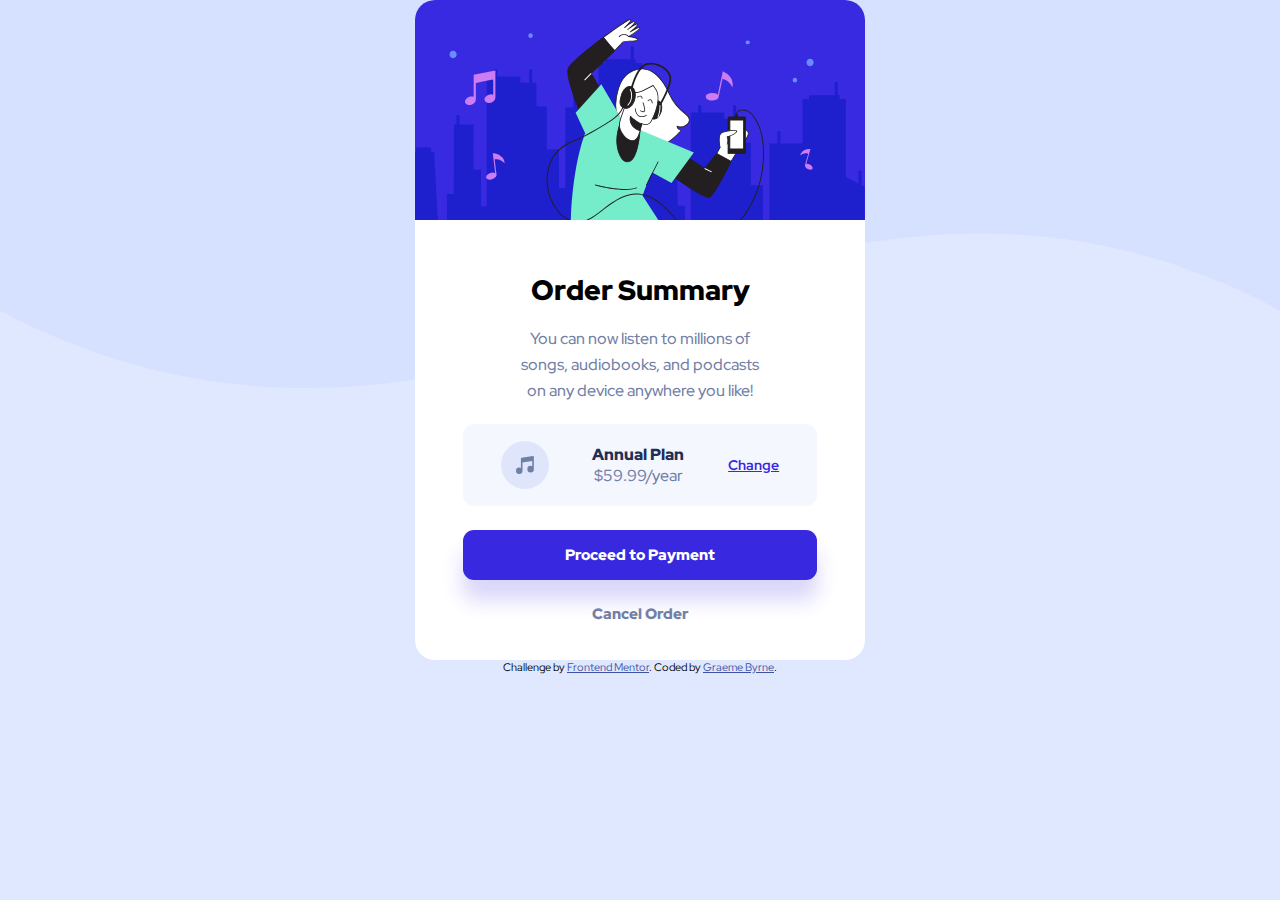
<file: order-summary/index.html>
<!DOCTYPE html>
<html lang="en">
<head>
  <meta charset="UTF-8">
  <meta name="viewport" content="width=device-width, initial-scale=1.0"> <!-- displays site properly based on user's device -->
  <link rel="preconnect" href="https://fonts.googleapis.com">
  <link rel="preconnect" href="https://fonts.gstatic.com" crossorigin>
  <link href="https://fonts.googleapis.com/css2?family=Red+Hat+Display:wght@500;900&display=swap" rel="stylesheet">
  <link rel="icon" type="image/png" sizes="32x32" href="./images/favicon-32x32.png">
  <link rel="stylesheet" href="styles.css">
  <title>Frontend Mentor | Order summary card</title>

  <!-- Feel free to remove these styles or customise in your own stylesheet 👍 -->
  <style>
    .attribution { font-size: 11px; text-align: center; }
    .attribution a { color: hsl(228, 45%, 44%); }
  </style>
</head>
<body>
  <div class="container">
    <img class="hero-img" src="./images/illustration-hero.svg" alt="illustrated dancing woman">
    <h1 class="heading">Order Summary</h1>
    <p class="content">You can now listen to millions of songs, audiobooks, and podcasts on any 
      device anywhere you like!</p>
    
    <div class="plan-wrapper">
      <img class="music-icon" src="./images/icon-music.svg" alt="music icon">
      <div class="price-wrapper">
        <h3 class="wrapper-item plan">Annual Plan</h3>
        <p class="wrapper-item price">$59.99/year</p>
      </div>
      <a class="wrapper-item change" href="">Change</a>
    </div>

    <div class="payment-wrapper">
      <a href="#" class="payment-item proceed">Proceed to Payment</a>
      <a href="#" class="payment-item cancel">Cancel Order</a>
    </div>
  </div>
    
    <div class="attribution">
      Challenge by <a href="https://www.frontendmentor.io?ref=challenge" target="_blank">Frontend Mentor</a>. 
      Coded by <a href="https://github.com/grmbyrn/order-summary">Graeme Byrne</a>.
    </div>
</body>
</html>
</file>
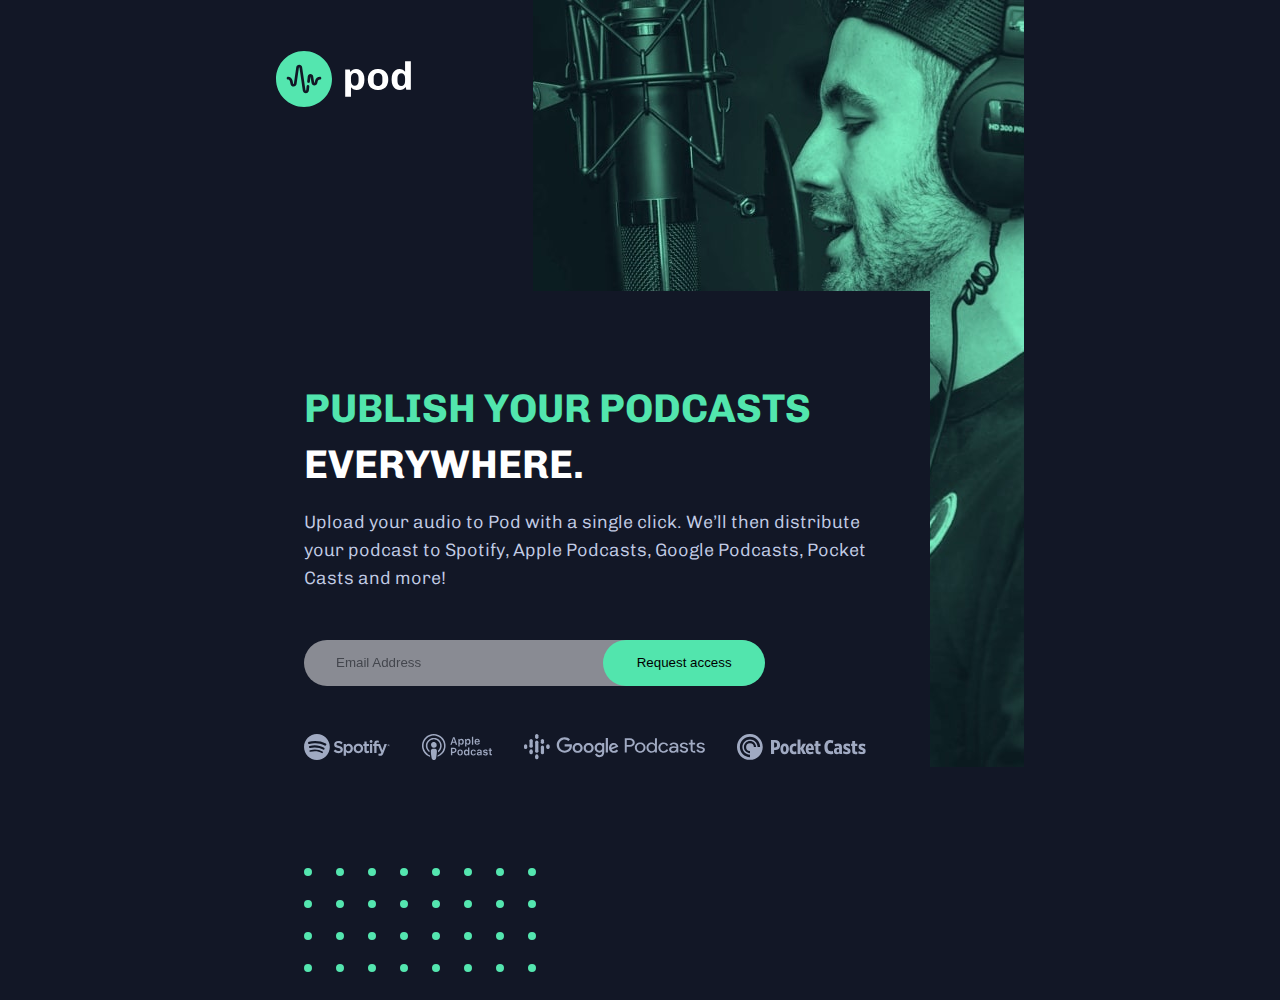
<file: podcast-request/index.html>
<!DOCTYPE html>
<html lang="en">
<head>
  <meta charset="UTF-8">
  <meta name="viewport" content="width=device-width, initial-scale=1.0">
  <link rel="preconnect" href="https://fonts.googleapis.com">
  <link rel="preconnect" href="https://fonts.gstatic.com" crossorigin>
  <link href="https://fonts.googleapis.com/css2?family=Chivo:wght@300;400&display=swap" rel="stylesheet">
  <link rel="icon" type="image/png" sizes="32x32" href="./assets/favicon-32x32.png">
  <link rel="stylesheet" href="styles.css">
  <title>Frontend Mentor | Pod request access landing page</title>
</head>
<body>
  <div class="container">
    <img class="tablet-img" src="./images/tablet/image-host.jpg" alt="">
    <img class="desktop-img" src="./images/desktop/image-host.jpg" alt="">
    <div class="container-inside">
      <header class="header">
        <img class="hero-img" src="./images/desktop/logo.svg" alt="">
      </header>

      <main class="content-wrapper">
        <div class="text-wrapper">
        <h1 class="title">Publish your podcasts<br> <span>everywhere.</span></h1>
        <p class="content">Upload your audio to Pod with a single click. We’ll then distribute your podcast to Spotify, 
          Apple Podcasts, Google Podcasts, Pocket Casts and more!</p>
        </div>

        <div class="icon-wrapper">
          <img class="icon spotify" src="./images/desktop/spotify.svg" alt="">
          <img class="icon apple" src="./images/desktop/apple-podcast.svg" alt="">
          <img class="icon google" src="./images/desktop/google-podcasts.svg" alt="">
          <img class="icon pocket" src="./images/desktop/pocket-casts.svg" alt="">
        </div>

        <form action="#" method="post">
          <div class="form">
            <input type="email" name="email" id="email" class="email" placeholder="Email Address">
            <button type="button" id="submit" class="submit">Request access</button>
            <p class="text-error"></p>
          </div>
          <img class="bg-dots" src="./images/desktop/bg-pattern-dots.svg" alt="">
        </form>
      </main>
    </div>
  </div>
  <script src="./index.js"></script>
</body>
</html>
</file>
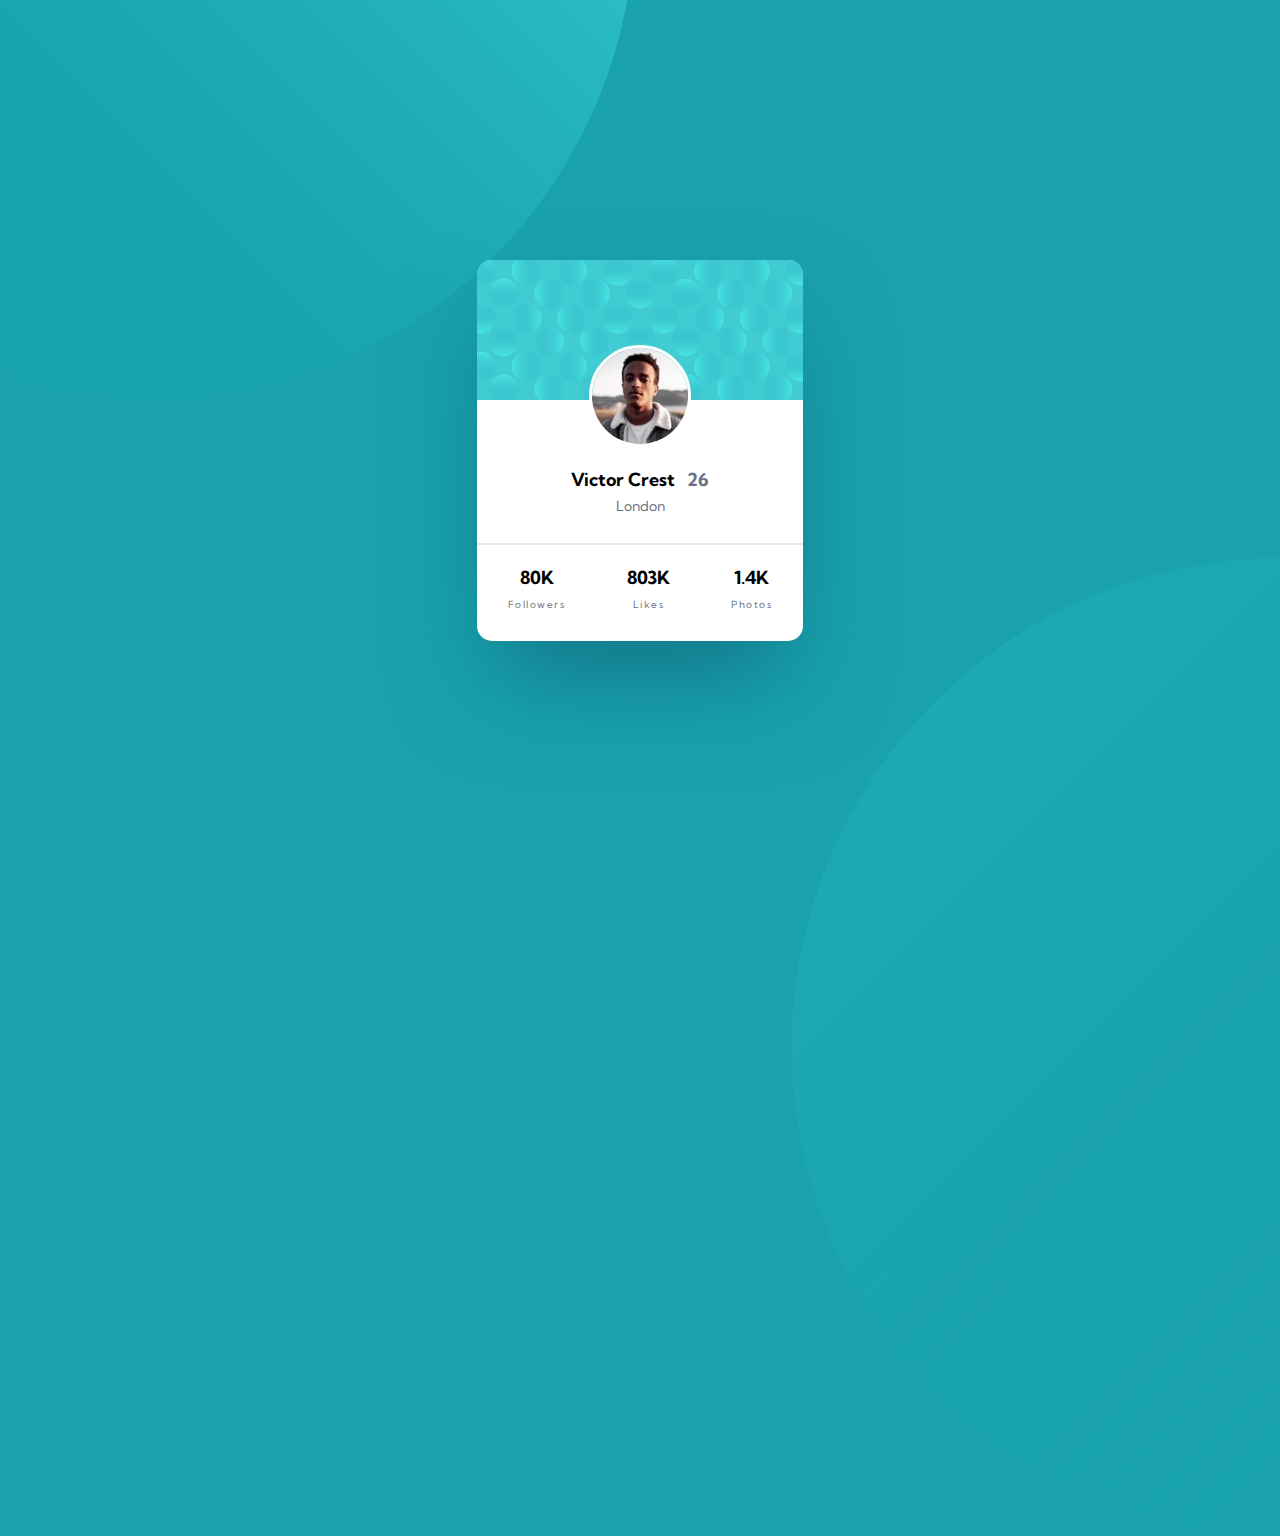
<file: profile-card-component/index.html>
<!DOCTYPE html>
<html lang="en">
<head>
  <meta charset="UTF-8">
  <meta name="viewport" content="width=device-width, initial-scale=1.0"> <!-- displays site properly based on user's device -->
  <link rel="preconnect" href="https://fonts.googleapis.com">
  <link rel="preconnect" href="https://fonts.gstatic.com" crossorigin>
  <link href="https://fonts.googleapis.com/css2?family=Kumbh+Sans:wght@400;700&display=swap" rel="stylesheet">
  <link rel="icon" type="image/png" sizes="32x32" href="./images/favicon-32x32.png">
  <link rel="stylesheet" href="styles.css">
  <title>Frontend Mentor | Profile card component</title>

  <!-- Feel free to remove these styles or customise in your own stylesheet 👍 -->
  <style>
    .attribution { font-size: 11px; text-align: center; }
    .attribution a { color: hsl(228, 45%, 44%); }
  </style>
</head>
<body>
  <img class="top" src="./images/bg-pattern-top.svg" alt="bg circle image">
  <img class="bottom" src="./images/bg-pattern-bottom.svg" alt="bg circle image">
  <main class="container">
    <div class="hero">
      <img class="hero-img" src="./images/image-victor.jpg" alt="user profile photo">
    </div>
    <div class="user">
      <p class="name">Victor Crest <span class="age">26</span></p>
      <p class="location">London</p>
    </div>
    
    <div class="stats-wrapper">
      <div class="stats">
        <p class="num">80K</p>
        <p class="metric">Followers</p>
      </div>
      <div class="stats">
        <p class="num">803K</p>
        <p class="metric">Likes</p>
      </div>
      <div class="stats">
        <p class="num">1.4K</p>
        <p class="metric">Photos</p>
      </div>
    </div>

  </main>
  <!-- <div class="attribution">
    Challenge by <a href="https://www.frontendmentor.io?ref=challenge" target="_blank">Frontend Mentor</a>. 
    Coded by <a href="#">Your Name Here</a>.
  </div> -->
</body>
</html>
</file>
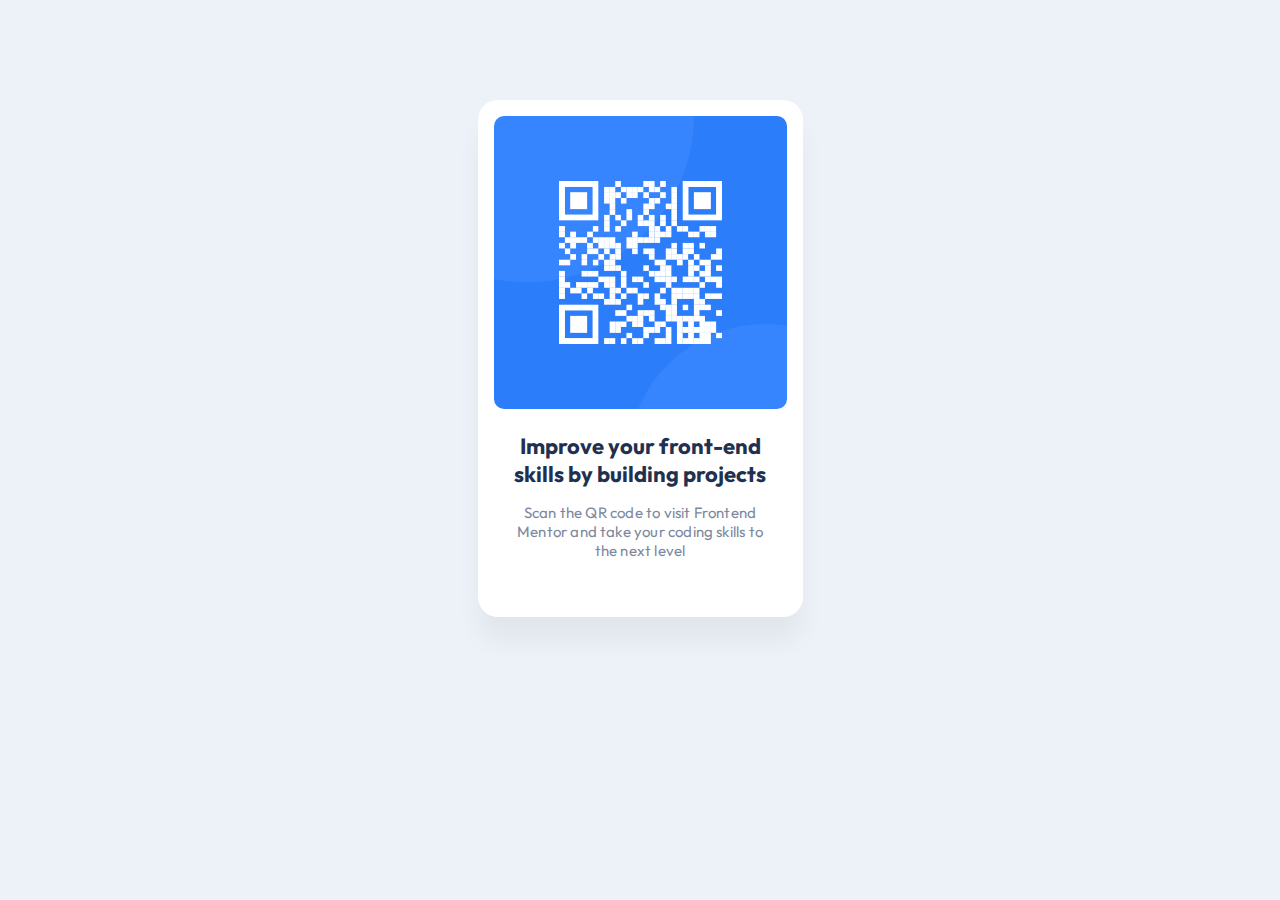
<file: qr-code-component/index.html>
<!DOCTYPE html>
<html lang="en">
<head>
  <meta charset="UTF-8">
  <meta name="viewport" content="width=device-width, initial-scale=1.0"> <!-- displays site properly based on user's device -->
  <link rel="preconnect" href="https://fonts.googleapis.com">
  <link rel="preconnect" href="https://fonts.gstatic.com" crossorigin>
  <link href="https://fonts.googleapis.com/css2?family=Outfit:wght@400;700&display=swap" rel="stylesheet">
  <link rel="icon" type="image/png" sizes="32x32" href="./images/favicon-32x32.png">
  <link rel="stylesheet" href="./styles.css">
  <title>Frontend Mentor | QR code component</title>
</head>
<body>
  <div class="container">
    <img src="./images/image-qr-code.png" class="qr-img" alt="qr code">
    <div class="qr-text">
      <h2 class="qr-title">Improve your front-end skills by building projects</h2>
      <p class="qr-info">Scan the QR code to visit Frontend Mentor and take your coding skills to the next level</p>
    </div>
  </div>
  
</body>
</html>
</file>
<file: advice-generator/src/styles.css>
/* Box sizing rules */
*,
*::before,
*::after {
  box-sizing: border-box;
}

/* Remove default margin */
body,
h1,
h2,
h3,
h4,
p,
figure,
blockquote,
dl,
dd {
  margin: 0;
}

/* Remove list styles on ul, ol elements with a list role, which suggests default styling will be removed */
ul[role='list'],
ol[role='list'] {
  list-style: none;
}

/* Set core root defaults */
html:focus-within {
  scroll-behavior: smooth;
}

/* Set core body defaults */
body {
  min-height: 100vh;
  text-rendering: optimizeSpeed;
  line-height: 1.5;
  background-color: #202733;
  font-family: 'Manrope', sans-serif;
  font-weight: 800;
}

/* A elements that don't have a class get default styles */
a:not([class]) {
  text-decoration-skip-ink: auto;
}

/* Make images easier to work with */
img,
picture {
  max-width: 100%;
  display: block;
}

/* Inherit fonts for inputs and buttons */
input,
button,
textarea,
select {
  font: inherit;
}

/* Remove all animations, transitions and smooth scroll for people that prefer not to see them */
@media (prefers-reduced-motion: reduce) {
  html:focus-within {
   scroll-behavior: auto;
  }
  
  *,
  *::before,
  *::after {
    animation-duration: 0.01ms !important;
    animation-iteration-count: 1 !important;
    transition-duration: 0.01ms !important;
    scroll-behavior: auto !important;
  }
}

main{
    display: flex;
    justify-content: center;
    align-items: center;
    text-align: center;
    flex-direction: column;
    background-color: #313A48;
    margin: 7.5rem 1rem;
    box-shadow: 30px 50px 80px rgba(0, 0, 0, 0.100202);
    border-radius: 15px;
}

.advice-no{
    color: #53FFAA;
    padding-block: 40px 24px;
    font-size: 0.6875rem;
    line-height: 0.939rem;
    letter-spacing: 3.46px;
    text-transform: uppercase;
}

.advice-text{
    color: #CEE3E9;
    margin-bottom: 24px;
    font-size: 1.5rem;
    line-height: 2rem;
    letter-spacing: -0.26px;
    padding-inline: 1.5rem;
}

.line {
    font-size: 5rem;
    color: #53FFAA;
}

.line::before,
.line::after {
    display: inline-block;
    content: "";
    border-top: .3rem solid #4F5D74;
    width: 5rem;
    margin: 0 1rem;
    transform: translateY(-3rem);
}

.btn{
    background-color: #53FFAA;
    border: none;
    padding: 1.25rem;
    border-radius: 50%;
    position: relative;
    top: 2.125rem;
}

.btn:focus,
.btn:hover{
    box-shadow: 0px 0px 40px #53FFAA;
    cursor: pointer;
}

@media (min-width: 768px){
    main{
        margin-inline: 8rem;
    }
}

@media (min-width: 1024px){
    main{
        margin: 8rem 18rem;
    }
}

@media (min-width: 1440px){
    main{
        margin: 10rem 28rem;
        padding-inline: 3rem;
    }

    .advice-no{
        font-size: 0.8125rem;
        line-height: 1.125rem;
        text-align: center;
        letter-spacing: 4.08571px;
    }
    
    .advice-text{
        font-size: 1.75rem;
        line-height: 2.375rem;
        text-align: center;
        letter-spacing: -0.3px;
    }
}
</file>
<file: article-preview/src/styles.css>
:root{
    --clr-very-grayish-blue: hsl(217, 19%, 35%);
    --clr-desaturated-dark-blue: hsl(214, 17%, 51%);
    --clr-grayish-blue: hsl(212, 23%, 69%);
    --clr-light-grayish-blue: hsl(210, 46%, 95%);
    --padder: 0 2rem 0 2rem;
}

*{
    margin: 0;
    padding: 0;
    box-sizing: border-box;
}

body{
    margin: 0 auto;
    font-family: 'Chivo', sans-serif;
    font-weight: 400;
    display: flex;
    align-items: center;
    min-height: 100vh;
    font-size: 13px;
    font-weight: 20px;
    background: #F2F2F2;
    letter-spacing: .12px;
    line-height: 20px;
}

.container{
    width: 327px;
    height: 512px;
    display: flex;
    flex-direction: column;
    margin-right: auto;
    margin-left: auto;
    background-color: white;
    border-radius: 10px 10px 10px 10px;
}

.hero-img{
    width: 100%;
    height: 200px;
    object-fit: cover;
    border-radius: 10px 10px 0 0;
}

.text-wrapper,
.user-wrapper{
    padding: var(--padder);
}

.upper-text{
    font-size: 16px;
    font-weight: 700;
    line-height: 24px;
    letter-spacing: .2px;
    margin-top: 36px;
}

.upper-text,
.username{
    color: var(--clr-very-grayish-blue);
}

.lower-text{
    color: var(--clr-desaturated-dark-blue);
    margin-top: 12px;
}

.user-wrapper{
    display: flex;
    align-items: center;
    padding: 0;
    margin-top: 32px;
}

.user-wrapper > .user-details{
    margin-right: auto;
}

.user-details{
    display: flex;
    flex-direction: column;
}

.user-img{
    width: 40px;
    border-radius: 50%;
    margin-right: 1.5rem;
}

.date,
.share{
    color: var(--clr-grayish-blue);
}

.btn{
    border: none;
}

.btn:hover,
.btn:focus{
    cursor: pointer;
}

.share-icon{
    color: white;
    padding: 9px;
}

.btn,
.share-icon{
    border-radius: 50%;
}

#overlay{
    display: none;
    color: var(--clr-grayish-blue);
    line-height: 20px;
    letter-spacing: 5px;
    padding: 22px 32px;
    
}

.overlay{
    bottom: 60px;
    right: 30.9px;
    position: relative;
}

.modal{
    display: flex;
    flex-direction: row;
    align-items: center;
    justify-content: space-around;
    background-color: var(--clr-very-grayish-blue);
    width: 327px;
    height: 71px;
    border-radius: 0 0 10px 10px;
}

.share{
    text-transform: uppercase;
    text-decoration: none;
}

@media (min-width: 1400px){
    .container{
        flex-direction: row;
        width: 730px;
        height: 280px;
        position: relative;
    }

    .hero-img{
        width: 285px;
        height: 100%;
        border-radius: 10px 0 0 10px;
    }

    .upper-text{
        font-size: 20px;
        line-height: 28px;
        letter-spacing: .25px;
    }
    
    .overlay{
        top: 120px;
        width: 248px;
        position: absolute;
    }

    .overlay:after{
        content:'';
        position: absolute;
        left: 210px;
        right: 0;
        margin: 0 auto;
        width: 0;
        height: 0;
        border-top: 10px solid var(--clr-very-grayish-blue);
        border-left: 10px solid transparent;
        border-right: 10px solid transparent;
    }

    .modal{
        border-radius: 10px;
    }
}
</file>
<file: base-apparel-landing-page/styles.css>
:root{
    /* Colors */
    --clr-desaturated-red: hsl(0, 36%, 70%);
    --clr-soft-red: hsl(0, 93%, 68%);
    --clr-dark-grayish-red: hsl(0, 6%, 24%);

}

*{
    margin: 0;
    padding: 0;
    box-sizing: border-box;
}

body{
    font-family: 'Josefin Sans', sans-serif;
    font-size: 1rem;
    margin: 0 auto;
    min-height: 100vh;
    background: linear-gradient(150deg, #FFFFFF 0%, #FFF4F4 84.51%);
    background-repeat: no-repeat;
    background-size: cover;
}

.container{
    display: grid;
    grid-template-areas:
        'header header . image'
        'content content content image'
        'content content content image';
    grid-template-rows: repeat(3, 1fr);
    grid-template-columns: repeat(4, 1fr);
    margin-right: auto;
    margin-left: auto;
    max-width: 500px;
}

.header{
    grid-area: header;
}

.logo{
    display: block;
    padding: 2rem;
}

.hero-img{
    grid-area: image;
}

.mobile-img{
    display: none;
}

.desktop-img{
    display: block;
}

.text-section{
    padding: 0 2rem 0 2rem;
    grid-area: content;
    margin-left: auto;
    margin-right: auto;
}

.text-heading{
    margin-bottom: 1rem;
    font-size: 64px;
    line-height: 64px;
    letter-spacing: 10.82px;
    font-weight: 600;
    text-transform: uppercase;
}

.text-heading span{
    color: var(--clr-desaturated-red);
    font-weight: 300;
}

.text-desc{
    margin-bottom: 2rem;
    font-weight: 400;
    font-size: 1rem;
    line-height: 28px;
    color: var(--clr-desaturated-red);
}

.form{
    margin-top: 2.5rem;
    height: 3rem;
    position: relative;
}

.form input{
    border: 1px solid var(--clr-desaturated-red);
    border-radius: 2rem;
    color: var(--clr-desaturated-red);
    padding: .2rem 1.5rem;
    height: 100%;
    width: 100%;
}

.form button{
    background: linear-gradient(135deg, hsl(0, 80%, 86%), hsl(0, 74%, 74%));
    border: 0;
    border-radius: 2rem;
    position: absolute;
    height: 100%;
    width: 5rem;
    top: 0;
    right: 0;
    cursor: pointer;
}

input::placeholder{
    color: var(--clr-desaturated-red);
}

input:focus,
button:focus{
    outline: none;
    box-shadow: 0 5px 20px 3px hsl(0, 80%, 86%);
}

.text-error {
    color: var(--clr-soft-red) !important;
    margin: 0;
    margin-top: 0.5rem !important;
    margin-left: 1rem;
    text-align: left;
}

.text-success {
    color: #44d838 !important;
    margin: 0;
    margin-top: 0.5rem !important;
    margin-left: 1rem;
    text-align: left;
}
  
.icon-error {
    position: absolute;
    top: 50%;
    transform: translateY(-50%);
    right: 5.8rem;
    display: none;
}

@media (max-width: 1200px){
    body{
        text-align: center;
    }

    .container{
        display: flex;
        flex-direction: column;
        margin-bottom: 5.75rem;
        background: linear-gradient(150deg, #FFFFFF 0%, #FFF4F4 84.51%);
        background-repeat: no-repeat;
        background-size: auto;
    }

    .hero-img{
        margin-left: auto;
        margin-right: auto;
    }

    .mobile-img{
        display: block;
        width: 100%;
        margin-bottom: 2rem;
    }
    
    .desktop-img{
        display: none;
        justify-content: center;
    }

    .text-section{
        margin-bottom: 2rem;
    }
    
    .text-heading{
        font-size: 40px;
        line-height: 42px;
    }
    
    .text-desc{
        margin-bottom: 2rem;
        font-size: 14px;
    }

    .form{
        margin-bottom: 5.75rem;
    }
}

@media (min-width: 1200px){
    body{
        background: url('./images/bg-pattern-desktop.svg'),
        linear-gradient(135deg, hsl(0, 0%, 100%), hsl(0, 100%, 98%));
    }

    .container{
        max-width: 1500px;
    }

    .text-section{
        margin-left: 3rem;
        margin-right: 3rem;
        max-width: 650px;
    }

    .logo{
        margin-top: 2rem;
        margin-left: 3rem;
    }
}
</file>
<file: equalizer-responsive-landing-page/styles.css>
@import url('https://fonts.googleapis.com/css2?family=Open+Sans:wght@400;700&display=swap');

*{
    margin: 0 auto;
    padding: 0;
    box-sizing: border-box;
}

body{
    font-weight: 400;
    font-size: 1rem;
    font-family:'Courier New', Courier, monospace;
    display: flex;
    align-items: center;
    margin: 0 auto;
    min-height: 100vh;
}

.container{
    width: 400px;
    font-family: 'IBM Plex Sans', sans-serif;
    background-image: url('./assets/bg-main-mobile.png');
    background-repeat: no-repeat;
    background-color: #FCFAF9;;
    padding-right: 2rem;
    padding-left: 2rem;
}

.header{
    background-position: top;
    padding: 0 1.5rem 0 1.5rem;
}

.header-logo{
    padding-top: 2.4375rem;
}

.top-pattern{
    display: none;
    position: relative;
}

.hero-title{
    padding-top: 4rem;
    font-weight: 700;
    font-size: 2.5rem;
    line-height: 3rem;
    letter-spacing: -.45px;
}

.hero-text{
    margin-top: 1.25rem;
    line-height: 1.625rem;
    margin-bottom: 9.375rem;
}

.img{
    background-image: url('./assets/bg-pattern-2.svg');
    background-repeat: no-repeat;
    background-color: black;
    height: 37.5rem;
    background-position: 1.875rem 0px;
    border-radius: .75rem;
}

.phone-img{
    width: 209px;
    position: relative;
    left: 17%;
    bottom: 5.375rem;
}

.main-content{
    background: hsla(12, 94%, 65%, 1);
    color: hsla(20, 33%, 98%, 1);
    height: 590px;
    padding-right: 2rem;
    padding-left: 2rem;
    height: 36.125rem;
    position: relative;
    bottom: 10.9375rem;
    border-radius: .75rem;
}

.main-title{
    font-size: 2rem;
    line-height: 2.5rem;
    padding-top: 3rem;
}

.main-text{
    font-size: 1.125rem;
    line-height: 1.75rem;
    margin-top: .75rem;
}

.main-price{
    font-size: 1.25rem;
    line-height: 2rem;
    letter-spacing: -.2px;
    margin-top: 2.25rem;
}

.per-month{
    font-size: 4rem;
    line-height: 3.25rem;
    font-weight: 700;
    margin-right: 1rem;
    position: relative;
}

.download{
    margin-top: 2rem;
    padding-bottom: 2rem;
    display: flex;
    flex-direction: column;
    gap: 1.25rem;
}

.download-link{
    border-radius: .75rem;
    border: none;
    font-weight: 700;
    width: 95%;
    height: 61px;
}

.download-link{
    cursor: pointer;
}

.download-link > img{
    position: relative;
    top: 3px;
    padding-right: 5px;
}

.ios-download{
    background: hsla(244, 23%, 12%, 1);
    color: hsla(20, 33%, 98%, 1);
}

.ios-download:hover,
.ios-download:focus{
    background: hsla(177, 68%, 64%, 1);
}

.android-download:hover,
.android-download:focus{
    background: hsla(33, 100%, 70%, 1);
}

.footer{
    position: relative;
    bottom: 8.9375rem;
    margin-top: 3rem;
    padding: 0 1.5rem 0 1.5rem;
}

.footer-text{
    margin-top: 2rem;
    line-height: 1.625rem;
}

.footer-email{
    text-decoration: none;
    font-weight: 700;
    color: hsla(244, 23%, 12%, 1);
}

.social-media{
    margin-top: 2rem;
}

.footer-social{
    margin-right: 1.25rem;
}

@media (min-width: 768px){

    .container{
        width: 768px;
        height: 1581px;
    }

    .hero-title,
    .hero-text{
        width: 520px;
        align-self: flex-start;
        margin-left: 0;
    }

    .img{
        background-position: center;
        width: 696px;
        margin-left: auto;
        margin-right: auto;
    }
    
    .phone-img{
        width: 270px;
        left: 5rem;
    }

    .main-wrapper{
        height: 1000px;
    }

    .main-content{
        width: 399px;
        position: relative;
        bottom: 400px;
        left: 5rem;
    }

    .footer{
        bottom: 250px;
    }

    .footer-wrapper{
        display: flex;
        justify-content: space-between;
        align-items: center;
        padding-left: 0;
    }

    .footer-text{
        margin-left: 0;
    }

    .social-media{
        margin-right: 0;
    }
}

@media (min-width: 1440px){

    .container{
        width: 1440px;
    }

    .header{
        margin-left: 7.5rem;
    }

    .top-pattern{
        display: block;
        position: absolute;
        height: 400px;
        right: 0;
        top: 0;
    }

    .hero-title{
        font-size: 5.5rem;
        line-height: 5.5rem;
        letter-spacing: -1px;
        width: 1015px;
    }

    .hero-text{
        width: 825px;
        font-size: 1.25rem;
        line-height: 2.125rem;
    }

    .img{
        width: 1100px;
    }

    .phone-img{
        left: 200px;
    }

    .main-content{
        left: 200px;
    }

    .footer{
        display: flex;
        align-items: center;
        justify-content: space-between;
        width: 1110px;
    }

    .footer-logo{
        display: flex;
        align-items: flex-start;
        position: relative;
        right: 108px;
    }

    .footer-wrapper{
        align-self: center;
    }

    .footer-text{
        position: relative;
        right: 5rem;
    }

    .social-media{
        position: relative;
        left: 120px;
    }
}
</file>
<file: faq-accordion/src/styles.css>
:root{
    --veryDarkGreyBlue: hsl(237, 12%, 33%);
    --softRed: hsl(14, 88%, 65%);
    --darkGrayBlue: hsl(240, 6%, 50%);
    --lightGrayBlue: hsl(240, 5%, 91%);
    --veryDarkDesaturatedBlue: hsl(238, 29%, 16%)
}

html{
    box-sizing: border-box;
}

*,
*::before,
*::after{
    box-sizing: inherit;
}

body{
    min-height: 100vh;
    margin: 0;
    padding: 10rem 1rem;
    font-family: 'Kumbh', sans-serif;
    background-image: linear-gradient(hsl(273, 75%, 66%), hsl(240, 73%, 65%));
    color: var(--very-Dark-Desaturated-Blue);
}

h1, h2, h3{
    margin-top: 0;
}

.card{
    background: #ffffff;
    border-radius: 2rem;
    max-width: 56rem;
    padding: 2.875rem 1.5rem;
    background-image: url('../images/bg-pattern-mobile.svg');
    background-repeat: no-repeat;
    background-position: center 0%;
    background-size: 15rem;
}

.card__box{
    display: none;
}

.card__image{
    position: relative;
}

.card__image img{
    position: absolute;
    top: -9.5rem;
    left: 50%;
    transform: translateX(-50%);
    display: block;
    width: 100%;
    height: auto;
    max-width: 15rem;
}

.card__text{
    padding-top: 7rem;
}

.accordion__item{
    padding-top: 1rem;
    border-bottom: 1px solid var(--lightGrayBlue);
}

.accordion__item h2{
    margin-bottom: 0;
}

.accordion__question {
    display: flex;
    justify-content: space-between;
    align-items: center;
    width: 100%;
    text-align: left;
    border: none;
    background: transparent;
    padding: 0.2rem;
    font-size: 0.875rem;
    font-family: 'Kumbh', sans-serif;
    margin-bottom: 1rem;
}

.accordion__question.open{
    font-weight: 700;
}

.accordion__question::after{
    content: '';
    display: block;
    width: 0.625rem;
    height: 1rem;
    border: none;
    background-image: url(../images/icon-arrow-down.svg);
    background-repeat: no-repeat;
    background-size: contain;
    background-position: center center;
    transition: transform 300ms ease-in-out;
}

.accordion__question:focus,
.accordion__question:focus-visible{
    border: none;
    outline: dashed 1px rgba(0, 0, 0, 0.25);
}

.accordion__question.open{
    font-weight: 700;
}

.accordion__question.open::after{
    transform: rotate(180deg);
}

.accordion__content{
    font-size: 0.75rem;
    line-height: 1.4;
    padding-bottom: 1rem;
}

.accordion__collapse{
    transition: height 300ms ease;
}

.accordion__collapse.collapse{
    display: none;
}

.accordion__collapse.collapsing{
    height: 0;
    overflow: hidden;
}

.accordion__collapse.open{
    display: block;
}

@media (min-width: 56em){
    body{
        padding: 5rem;
    }

    .card{
        position: relative;
        display: flex;
        margin: 0 auto;
        padding: 4.375rem 6.25rem 4.375rem 0;
        background-image: url('../images/bg-pattern-desktop.svg');
        background-size: 45%;
        background-repeat: no-repeat;
        background-position: -13% center;
    }

    .card__box{
        display: block;
        position: absolute;
        top: 57%;
        left: 0;
        transform: translateX(-50%) translateY(-50%);
        z-index: 1;
    }

    .card__image,
    .card__text{
        flex: 1;
    }

    .card__image{
        display: flex;
        align-items: center;
        overflow: hidden;
    }

    .card__image img{
        position: relative;
        top: auto;
        left: auto;
        transform: translateX(-4rem);
        max-width: 25rem;
    }

    .card__text{
        padding-top: 0;
    }
}
</file>
<file: four-card-feature/styles.css>
:root{
    --red: hsl(0, 78%, 62%);
    --cyan: hsl(180, 62%, 55%);
    --orange: hsl(34, 97%, 64%);
    --blue: hsl(212, 86%, 64%);

    --dark-gray: hsla(232, 12%, 34%, 1);
    --light-gray: hsla(232, 12%, 34%, .5);
}

*{
    box-sizing: border-box;
    margin: 0 auto;
}

body{
    text-align: center;
    font-family: 'Poppins', sans-serif;
    color: var(--dark-gray);
    margin: 5rem 2rem;
}

header > h1{
    font-weight: 200;
}

.heading2{
    font-weight: 600;
    margin-bottom: 1rem;
}

.heading1,
.heading2{
    font-size: 2.25rem;
    line-height: 54px;
    letter-spacing: .25px;
}

header > p{
    font-weight: 400;
    font-size: .93rem;
    color: hsla(232, 12%, 34%, .5);
    max-width: 540px;
    margin-bottom: 4.75rem;
    line-height: 25px;
    letter-spacing: .1px;
}
    
.info{
    background-color: #FFFFFF;
    box-shadow: 0px 15px 30px -11px rgba(131, 166, 210, 0.5);
    border-radius: 8px;
    padding: 32px;
    text-align: left;
    margin-bottom: 1.5rem;
}

.info > h3{
    font-size: 1.25rem;
    font-weight: 600;
    margin-bottom: 6px;
    line-height: 30px;
}

.info > p{
    font-size: 0.8rem;
    font-weight: 400;
    color: hsla(232, 12%, 34%, .5);
    margin-bottom: 2.5rem;
}

.div1 {
    border-top: 5px solid var(--red);
}

.div2 {
    border-top: 5px solid var(--cyan);
}

.div3 {    
    border-top: 5px solid var(--orange);
}

.div4 {
    border-top: 5px solid var(--blue);
}

.div-image{
    position: relative;
    margin-left: 75%;
}

@media (min-width: 768px){
    body{
        margin: 5rem 5rem;
    }

    .div-image{
        position: relative;
        margin-left: 80%;
    }
}

@media (min-width: 1024px){
    .div-image{
        position: relative;
        margin-left: 70%;
    }

    .parent {
        display: grid;
        grid-template-columns: repeat(6, 1fr);
        grid-template-rows: repeat(4, 1fr);
        gap: 2rem;
    }

    .info{
        max-width: 350px;
    }    
        
    .div1 { 
        grid-area: 1 / 3 / 3 / 5; 
    }

    .div2 { 
        grid-area: 2 / 1 / 4 / 3; 
    }

    .div3 { 
        grid-area: 3 / 3 / 5 / 5; 
    }

    .div4 { 
        grid-area: 2 / 5 / 4 / 7; 
    }
}
</file>
<file: insure-landing-page-master/styles.css>
/* Box sizing rules */
*,
*::before,
*::after {
  box-sizing: border-box;
}

/* Remove default margin */
body,
h1,
h2,
h3,
h4,
p,
figure,
blockquote,
dl,
dd {
  margin: 0;
}

h1,
h2,
h3{
    font-family: 'DM Serif Display', serif; 
}

h1,
h2{
    font-size: 4em;
    letter-spacing: 2px;
    line-height: 1;
    position: relative;
    margin: 0;
    padding-top: 50px;
}

.line-top::before{
    content: '';
    background-color: #fff;
    position: absolute;
    top: 0;
    left: 0;
    height: 1px;
    width: 150px;
}

.line-violet::before{
    background-color: var(--dark-violet);
}

h3{
    font-size: 2em;
}

p{
    opacity: 0.8;
    line-height: 1.7;
}

/* Remove list styles on ul, ol elements with a list role, which suggests default styling will be removed */
ul[role='list'],
ol[role='list'] {
  list-style: none;
}

/* Set core root defaults */
html:focus-within {
  scroll-behavior: smooth;
}

/* Set core body defaults */
body {
  min-height: 100vh;
  text-rendering: optimizeSpeed;
  line-height: 1.5;
  font-family: 'Karla', sans-serif;
  color: var(--dark-violet);
}

/* A elements that don't have a class get default styles */
a:not([class]) {
  text-decoration-skip-ink: auto;
}

/* Make images easier to work with */
img,
picture {
  max-width: 100%;
  display: block;
}

/* Inherit fonts for inputs and buttons */
input,
button,
textarea,
select {
  font: inherit;
}

/* Remove all animations, transitions and smooth scroll for people that prefer not to see them */
@media (prefers-reduced-motion: reduce) {
  html:focus-within {
   scroll-behavior: auto;
  }
  
  *,
  *::before,
  *::after {
    animation-duration: 0.01ms !important;
    animation-iteration-count: 1 !important;
    transition-duration: 0.01ms !important;
    scroll-behavior: auto !important;
  }
}

:root{
    --dark-violet: hsl(256, 26%, 20%);
    --grayish-blue: hsl(216, 30%, 68%);
    --very-dark-violet: hsl(270, 9%, 17%);
    --dark-grayish-violet: hsl(273, 4%, 51%);
    --very-light-gray: hsl(0, 0%, 98%);
}

.btn{
    background-color: transparent;
    border: 2px solid #fff;
    display: inline-block;
    color: #fff;
    padding: 15px 25px;
    letter-spacing: 2px;
    text-transform: uppercase;
    cursor: pointer;
}

.btn-reverse{
    border-color: var(--dark-violet);
    color: var(--dark-violet);
}

.container{
    padding: 0 20px;
    margin: 0 auto;
    max-width: 100%;
    width: 1200px;
}

.flex{
    display: flex;
    align-items: center;
    justify-content: space-between;
}

.flex > div{
    flex: 1;
}

.align-start{
    align-items: flex-start;
}

/* NAV STYLING */

nav{
    background-color: #fff;
    position: fixed;
    top: 0;
    left: 0;
    width: 100vw;
    z-index: 100;
}

nav .hamburger{
    display: none;
}

nav .hamburger::focus{
    outline: none;
}

nav ul{
    display: flex;
    align-items: center;
    list-style-type: none;
    padding: 0;
}

nav li{
    margin-left: 30px;
}

nav li a{
    color: var(--dark-grayish-violet);
    text-transform: uppercase;
    text-decoration: none;
}

/* HEADER STYLING */
header{
    background-color: var(--dark-violet);
    color: #fff;
    padding: 50px 0;
    position: relative;
    margin-top: 80px;
    margin-bottom: 250px;
}

header *{
    z-index: 1;
}

header::after{
    content: '';
    background-image: url('./images/bg-pattern-intro-right-desktop.svg');
    background-repeat: no-repeat;
    background-position: top right;
    position: absolute;
    top: 0;
    right: 0;
    height: 100%;
    width: 50%;
    z-index: 2;
}

header::before{
    content: '';
    background-image: url('./images/bg-pattern-intro-left-desktop.svg');
    background-repeat: no-repeat;
    background-position: bottom left;
    position: absolute;
    bottom: -50%;
    left: 0;
    height: 100%;
    width: 100%;
    z-index: 0;
}

.header__img{
    margin-bottom: -250px;
    max-width: 100%;
}

/* SECTION STYLING */
.bg-violet {
	background-color: var(--dark-violet);
	background-image: url('./images/bg-pattern-how-we-work-desktop.svg');
	background-repeat: no-repeat;
	background-position: top right;
	background-size: 50% 100%;
	padding: 70px;
	margin: 100px auto;
}

.bg-violet h2{
    color: #fff;
    font-size: 3em;
    padding: 0;
    width: 60%;
}

.tile{
    margin-top: 80px;
}

.tile > p{
    max-width: 90%;
}

/* FOOTER STYLING */
footer{
    background-color: var(--very-light-gray);
    background-image: url('./images/bg-pattern-footer-desktop.svg');
    background-repeat: no-repeat;
    background-position: top left;
    padding: 60px 0 30px;
}

footer h4{
    text-transform: uppercase;
    color: var(--dark-grayish-violet);
}

footer ul{
    padding: 0;
    list-style-type: none;
}

footer ul.flex li:not(:first-child){
    margin-left: 15px;
}

footer li{
    margin-bottom: 10px;
}

footer li a{
    color: var(--dark-violet);
    text-transform: uppercase;
    text-decoration: none;
}

.border-bottom{
    border-bottom: 1px solid var(--grayish-blue);
    margin-bottom: 30px;
}

@media screen and (max-width: 768px) {
    body{
        text-align: center;
    }

    .flex{
        flex-direction: column;
    }

    nav{
        padding: 20px 0;
    }

    nav .hamburger{
        background-color: transparent;
        border: 0;
        cursor: pointer;
        display: flex;
    }

    nav .hamburger .close{
        display: none;
    }

    nav .hamburger.show .open{
        display: none;
    }

    nav .hamburger.show .close{
        display: block;
    }

    nav .flex{
        flex-direction: row;
    }

    nav .img-wrapper{
        text-align: left;
    }

    nav ul{
        display: none;
    }

    nav ul.show{
        background-color: var(--very-dark-violet);
        display: flex;
        flex-direction: column;
        position: fixed;
        padding-top: 30px;
        margin: 0;
        top: 80px;
        left: 0;
        width: 100vw;
        height: calc(100vh - 70px);
        z-index: 100;
    }

    nav ul li{
        margin: 20px 0;
    }

    nav ul a{
        color: #fff;
    }

    .btn-reverse{
        border-color: #fff;
        color: #fff;
    }

    header{
        padding-top: 0;
        margin-bottom: 50px;
    }

    header::before,
    header::after{
        display: none;
    }

    .header__img{
        display: inline-block;
        margin-bottom: -10px;
        margin-left: -20px;
        max-width: calc(100% + 40px);
    }

    .line-top::before{
        left: 50%;
        transform: translateX(-50%);
    }

    .reverse-mobile{
        flex-direction: column-reverse;
    }

    .bg-violet{
        background-image: url(./images/bg-pattern-how-we-work-mobile.svg);
    }

    .bg-violet h2{
        margin-bottom: 20px;
        width: 100%;
    }

    footer{
        background-image: url(./images/bg-pattern-footer-mobile.svg);
        background-size: 100% auto;
        background-position: top center;
    }

    footer ul.flex{
        flex-direction: row;
    }

    footer .flex div{
        width: 100%;
    }
}
</file>
<file: interactive-rating/style.css>
*,
*:before,
*:after{
    box-sizing: border-box;
}

body, h2, p{
    margin: 0;
}

h1, h2{
    font-weight: 700;
    color: #fff;
}

body{
    min-height: 100vh;
    line-height: 1.5;
    background-color: hsl(216, 12%, 8%);
    display: grid;
    place-items: center;
    font-size: 15px;
    font-family: 'Overpass', sans-serif;
}

img{
    max-width: 100%;
    display: block;
}

button{
    background-color: transparent;
    border: transparent;
}

.box-container{
    max-width: 25rem;
    background-color: hsl(213, 19%, 18%);
    padding: 1.5rem;
    border-radius: 1.2rem;
    margin-bottom: 1rem;
}

.box-container>*:not(div:first-child){
    margin-top: 1rem;
}

.img-container,
.rating-btn{
    width: 2rem;
    aspect-ratio: 2;
    background-color: hsl(213, 19%, 18%);
    border-radius: 50%;
    display: flex;
    align-items: center;
    justify-content: center;
}

.box-container p{
    color: #969FAD;
}

.thank-you-container .rating-result{
    color: #FC7614;
    background: hsla(217, 12%, 54%, .1);
    padding: 4px 19px;
}

.img-container{
    height: 48px;
    width: 48px;
    border-radius: 50%;
    background: hsla(217, 12%, 54%, .1);
}

.rating-btn-container{
    max-width: 100%;
    display: flex;
    justify-content: space-between;
}

.rating-btn{
    width: 2.5rem;
    color: #7C8798;
    cursor: pointer;
    transition: all 0.3s ease-in-out;
    height: 50px;
    width: 50px;
    border-radius: 50%;
    background: hsla(217, 12%, 54%, .1);
}

.rating-btn:hover{
    background-color: hsl(216, 12%, 54%);
    font-weight: 700;
    color: #fff;
}

.rating-btn[aria-selected='true']{
    background-color: orange;
    font-weight: 700;
    color: #fff;
}

.submit-btn{
    width: 100%;
    border-radius: 1.5rem;
    background-color: orange;
    padding-block: 0.35rem;
    color: white;
    text-transform: uppercase;
    font-size: 0.8rem;
    letter-spacing: 0.1em;
    cursor: pointer;
    transition: all 0.3s ease-in-out;
    padding: 11px;
}

.submit-btn:hover{
    background-color: white;
    color: orange;
    font-weight: 700;
}


.thank-you-container{
    padding-inline: 2.5em;
    text-align: center;
}

.thank-you-container img{
    margin-inline: auto;
    max-width: 50%;
}

.thank-you-container p{
    font-size: 0.78rem;
}

.rating-result{
    background-color: hsl(213, 19%, 18%);
    color: orange;
    max-width: 54%;
    padding-block: 0.2em;
    margin-inline: auto;
    border-radius: 1rem;
}

@media screen and (max-width: 280px){
    .box-container{
        max-width: 17rem;
        margin-inline: auto;
    }

    .rating-result{
        max-width: 75%;
    }
}
</file>
<file: intro-component-with-signup/styles.css>
/* Box sizing rules */
*,
*::before,
*::after {
  box-sizing: border-box;
}

/* Remove default margin */
body,
h1,
h2,
h3,
h4,
p,
figure,
blockquote,
dl,
dd {
  margin: 0;
}

/* Remove list styles on ul, ol elements with a list role, which suggests default styling will be removed */
ul[role='list'],
ol[role='list'] {
  list-style: none;
}

/* Set core root defaults */
html:focus-within {
  scroll-behavior: smooth;
}

/* Set core body defaults */
body {
  min-height: 100vh;
  text-rendering: optimizeSpeed;
  line-height: 1.5;
  background-color: var(--red);
  background-image: url(./images/bg-intro-desktop.png);
  font-family: 'Poppins', sans-serif;
  color: #fff;
}

/* A elements that don't have a class get default styles */
a:not([class]) {
  text-decoration-skip-ink: auto;
}

/* Make images easier to work with */
img,
picture {
  max-width: 100%;
  display: block;
}

/* Inherit fonts for inputs and buttons */
input,
button,
textarea,
select {
  font: inherit;
}

/* Remove all animations, transitions and smooth scroll for people that prefer not to see them */
@media (prefers-reduced-motion: reduce) {
  html:focus-within {
   scroll-behavior: auto;
  }
  
  *,
  *::before,
  *::after {
    animation-duration: 0.01ms !important;
    animation-iteration-count: 1 !important;
    transition-duration: 0.01ms !important;
    scroll-behavior: auto !important;
  }
}

/* colors */
:root{
    --red: hsl(0, 100%, 74%);
    --green: hsl(154, 59%, 51%);

    --blue: hsl(248, 32%, 49%);

    --dark-blue: hsl(249, 10%, 26%);
    --grayish-blue: hsl(246, 25%, 77%);
}

.container{
    display: flex;
    align-items: center;
    justify-content: center;
    flex-wrap: wrap;
    max-width: 1200px;
    min-height: 100vh;
    margin: 0 auto;
}

.container > div{
    flex: 1;
    padding: 0 20px;
}

h1{
    font-size: 40px;
    line-height: 50px;
}

p{
    opacity: 0.8;
    font-size: 15px;
}

.box{
    background-color: #fff;
    padding: 20px;
    margin-bottom: 20px;
    border-radius: 5px;
    padding: 30px;
    box-shadow: 0 6px rgba(0, 0, 0, 0.2);
    text-align: center;
}

.box p{
    margin: 0;
}

.box-blue{
    background-color: var(--blue);
    padding: 20px;
}

.form-control{
    position: relative;
    margin-bottom: 30px;
}

.form-control small{
    color: var(--red);
    font-weight: 600;
    position: absolute;
    bottom: -24px;
    right: 0;
    opacity: 0;
    text-align: right;
}

input{
    display: block;
    width: 100%;
    padding: 15px 25px;
    border-radius: 5px;
    border: 1.3px solid var(--grayish-blue);
    font-weight: 500;
    font-size: 14px;
    font-family: 'Poppins', sans-serif;
}

.form-control.error input{
    border-color: var(--red);
    color: var(--red);
}

.form-control.error input::placeholder{
    color: var(--red);
}

input:focus{
    border: 1.3px solid var(--blue);
    outline: none;
}

.form-control img{
    opacity: 0;
    position: absolute;
    top: 50%;
    transform: translateY(-50%);
    right: 15px;
    height: 20px;
}

.form-control.error img{
    opacity: 1;
}

button{
    background-color: var(--green);
    border-radius: 5px;
    border: 1px solid hsl(154, 59%, 40%);
    box-shadow: 0 2px hsl(154, 59%, 40%);
    color: #fff;
    cursor: pointer;
    font-family: 'Poppins', sans-serif;
    font-size: 14px;
    font-weight: 500;
    padding: 15px 25px;
    letter-spacing: 1px;
    display: block;
    text-transform: uppercase;
    width: 100%;
}

button:focus{
    outline: none;
}

button:active{
    box-shadow: 0 0px hsl(154, 59%, 40%);
    transform: translateY(2px);
}

.form-control small{
    opacity: 0;
}

.form-control.error small{
    opacity: 1;
}

small{
    display: block;
    color: #bbb;
    font-size: 11px;
    font-weight: 500;
    margin-top: 15px;
}

small a{
    color: var(--red);
    text-decoration: none;
    font-weight: 600;
}

@media screen and (max-width: 768px){
    body{
        padding: 50px;
    }

    h1{
        text-align: center;
    }

    p{
        text-align: center;
    }

    .container{
        flex-direction: column;
    }
}
</file>
<file: nft-card/styles.css>
* {
    box-sizing: border-box;
}

body{
    background-color: hsl(217, 54%, 11%);
    font-family: 'Outfit', sans-serif;
    margin: 0 auto;
    min-height: 100vh;
}

.card-container{
    background-color: hsl(216, 50%, 16%);
    width: 350px;
    height: 596px;
    margin-right: auto;
    margin-left: auto;
    margin-top: 5rem;
    margin-bottom: 5rem;
    border-radius: 10px;
    padding: 1.5rem 1.5rem 1.5rem 1.5rem;
    box-shadow: 1rem 2.5rem 2.5rem hsl(218, 54%, 9%), -1rem 2.5rem 2.5rem hsl(218, 54%, 9%), 3rem 4rem hsl(216, 54%, 11%), -3rem -4rem hsl(216, 54%, 11%);
}

.card-hero {
    position: relative;
    border-radius: 20px;
    width: 100%;
  }
  
  .card-hero-img {
    display: block;
    height: auto;
    border-radius: 10px;
    width: 100%;
  }
  
  .card-overlay {
    position: absolute;
    top: 0;
    bottom: 0;
    left: 0;
    right: 0;
    height: 100%;
    width: 100%;
    opacity: 0;
    transition: .5s ease-in-out;
    background-color: cyan;
    border-radius: 10px;
  }
  
  .card-hero:hover .card-overlay {
    opacity: .6;
    cursor: pointer;
    border-radius: 10px;
  }
  
  .card-overlay-icon {
    position: absolute;
    top: 50%;
    left: 50%;
    transform: translate(-50%, -50%);
    -ms-transform: translate(-50%, -50%);
    text-align: center;
  }
  
  .card-overlay-icon:hover {
    color: white;
    opacity: 1;
  }

.card-title{
    font-weight: 600;
    font-size: 22px;
    line-height: 28px;
    color: #FFFFFF;
}

.card-title:hover,
.card-title:focus{
    color: #00FFF8;
    cursor: pointer;
}

.card-desc{
    font-weight: 300;
    font-size: 18px;
    line-height: 26px;
    color: #8BACD9;
}

.card-info{
    display: flex;
    justify-content: space-between;
    border-bottom: 2px solid #2E405A;
    align-items: center;
}

.card-info-item{
    display: flex;
    align-items: center;
}

.card-eth{
    color: #00FFF8;
    font-weight: 600;
    font-size: 16px;
    line-height: 20px;
}

.card-time-left{
    color: #8BACD9;
    font-weight: normal;
    font-size: 16px;
    line-height: 20px;
}

.icon{
    height: 16px;
    padding-right: 5px;
}

.card-creator{
    display: flex;
    align-items: center;
}

.card-avatar{
    border: 1px solid #FFFFFF;
    height: 33px;
    border-radius: 50%;
    margin-right: 20px;
}

.card-creator{
    font-weight: normal;
    font-size: 16px;
    line-height: 20px;
    color: #8BACD9;
    height: 5rem;
}

.card-creator-name{
    font-size: 16px;
    line-height: 20px;
    color: #FFFFFF;
    text-decoration: none;
    padding-left: 5px;
}

.card-creator-name:hover,
.card-creator-name:focus{
    cursor: pointer;
    color: #00FFF8;
}
</file>
<file: order-summary/styles.css>
:root{
    /* COLORS */

    /* PRIMARY COLORS */

    --clr-primary-pale-blue: hsl(225, 100%, 94%);
    --clr-primary-bright-blue: hsl(245, 75%, 52%);

    /* NEUTRAL COLORS */

    --clr-neutral-blue-100: hsl(225, 100%, 98%);
    --clr-neutral-blue-300: hsl(224, 23%, 55%);
    --clr-neutral-blue-800: hsl(223, 47%, 23%);

    /* FONTS */
    --ff-main: 'Red Hat Display', sans-serif;
}

*{
    margin: 0 auto;
    padding: 0;
    box-sizing: border-box;
}

body{
    background-color: var(--clr-primary-pale-blue);
    font-family: var(--ff-main);
    background-image: url('./images/pattern-background-mobile.svg');
    background-repeat: no-repeat;
    background-size: contain;
    min-height: 100vh;
    text-align: center;
}

.container{
    width: 20.4375rem;
    height: 35.4375rem;
    background-color: #FFFFFF;
    border-radius: 1.25rem;
    display: block;
    margin-left: auto;
    margin-right: auto;
}

/* HERO */

.hero-img{
    width: 20.4375rem;
    height: 10rem;
    border-radius: 1.25rem 1.25rem 0px 0px;
    margin-bottom: 1.375rem;
}

.heading{
    font-weight: 900;
    font-size: 1.375rem;
    line-height: 1.8125rem;
}

.content{
    width: 16.4375rem;
    line-height: 1.5625rem;
    font-weight: 500;
    font-size: .9375rem;
    color: var(--clr-neutral-blue-300);
    padding: .625rem .75rem 1.5rem .75rem;
}

/* PLAN */
    
.plan-wrapper{
    display: flex;
    flex-direction: row;
    background-color: var(--clr-neutral-blue-100);
    border-radius: 11px;
    align-items: center;
    justify-content: space-around;
    padding: 1.0625rem 1rem;
    margin: 0 1.5rem 1.5rem 1.5rem;
}

.music-icon{
    width: 3rem;
}

.plan{
    font-weight: 900;
    font-size: .875rem;
    line-height: 1.1875rem;
    color: var(--clr-neutral-blue-800);
}

.price{
    font-weight: 500;
    font-size: .875rem;
    line-height: 1.1875rem;
    color: var(--clr-neutral-blue-300);
}

.change{
    font-weight: bold;
    font-size: .8125rem;
    line-height: 1.0625rem;
    text-decoration-line: underline;
    color: var(--clr-primary-bright-blue);
}

.change:hover,
.change:focus{
    text-decoration: none;
    color: #766CF1;
}

/* PAYMENT SECTION */

.payment-wrapper{
    display: flex;
    flex-direction: column;
}

.payment-item{
    text-decoration: none;
    font-weight: 900;
    font-size: .9375rem;
    line-height: 1.25rem;
}

.proceed{
    padding: .9375rem 4.0625rem;
    background-color: var(--clr-primary-bright-blue);
    box-shadow: 0px 1.25rem 1.25rem rgba(56, 42, 225, 0.190291);
    border-radius: .6875rem;
    color: #FFFFFF;
    align-self: center;
}

.proceed:hover,
.proceed:focus{
    background-color: #766CF1;
}

.cancel{
    color: var(--clr-neutral-blue-300);
    margin: 1.5rem 7.1875rem 2.5rem 7.1875rem;
    font-size: 15px;
}

.cancel:hover,
.cancel:focus{
    color: var(--clr-neutral-blue-800);
}

/* DESKTOP */

@media(min-width: 550px){
    body {
        background: url(images/pattern-background-desktop.svg);
        background-repeat: no-repeat;
        background-size: contain;
        background-color: hsl(225, 100%, 94%);
    }

    .container{
        width: 28.125rem;
        height: 41.25rem;
        background-color: #FFFFFF;
        margin-right: auto;
        margin-left: auto;
        border-radius: 1.25rem;
        text-align: center;
    }

    /* HERO */

    .hero-img{
        width: 28.125rem;
        height: 13.75rem;
        border-radius: 1.25rem 1.25rem 0px 0px;
    }
    
    .heading{
        font-weight: 900;
        margin-bottom: 0;
        font-size: 1.75rem;
        line-height: 2.315rem;
        margin-top: 1.5625rem;
    }
    
    .content{
        width: 22.125rem;
        line-height: 1.5625rem;
        font-weight: 500;
        font-size: 1rem;
        line-height: 1.625rem;
        color: var(--clr-neutral-blue-300);
        padding: 1.0625rem 3rem 1.25rem 3rem;
    }

    /* PLAN */

    .plan-wrapper{
        width: 22.125rem;
        margin-left: auto;
        margin-right: auto;
    }
    
    .music-icon{
        width: 3rem;
    }
    
    .plan{
        font-weight: 900;
        font-size: 1rem;
        line-height: 1.3125rem;
    }
    
    .price{
        font-weight: 500;
        font-size: 1rem;
        line-height: 1.3125rem;
    }
    
    .change{
        font-weight: bold;
        font-size: .875rem;
        line-height: 1.1575rem;
    }

    /* PAYMENT SECTION */
    
    .proceed{
        width: 22.125rem;
    }
}
</file>
<file: podcast-request/styles.css>
:root{
    --clr-green: hsla(157, 74%, 61%, 1);
    --clr-gray: hsla(224, 40%, 83%, 1);
    --clr-red: hsla(0, 96%, 61%, 1);
    --spacer: 2rem;
}

*{
    margin: 0;
    padding: 0;
    box-sizing: border-box;
}

body{
    margin: 0 auto;
    font-family: 'Chivo', sans-serif;
    font-weight: 400;
    display: flex;
    align-items: center;
    min-height: 100vh;
    background-color: hsla(224, 35%, 11%, 1);
}

.container{
   width: 375px;
   height: 667px;
   background: url('./images/mobile/image-host.jpg');
   background-size: cover;
   background-position: top;
   position: relative;
   display: flex;
   margin-right: auto;
   margin-left: auto;
}

.container::before{
    content: '';
    background: hsla(224, 35%, 11%, 1);
    width: 100%;
    opacity: .9;
    /* transition: .5s ease; */
}

.tablet-img{
    display: none;
}

.desktop-img{
    display: none;
}

.container-inside{
    position: absolute;
    left: 0;
    right: 0;
    padding: 1rem;
}

.header{
    display: flex;
    justify-content: center;
    margin-top: 3.875rem;
}

main{
    padding: .625rem .625rem;
}

.text-wrapper{
    text-align: center;
}

.title{
    font-size: 1.625rem;
    line-height: 2.375rem;
    color: var(--clr-green);
    text-transform: uppercase;
    margin-left: 0;
    margin-right: 0;
    margin-bottom: 1rem;
    margin-top: 3.5625rem;
}

main span{
    color: hsla(0, 0%, 100%, 1);
}

.content{
    color: var(--clr-gray);
    margin-top: 1rem;
    font-weight: 300;
}

.icon-wrapper{
    display: flex;
    justify-content: space-around;
    margin-top: 2rem;
}

.icon{
    height: 17px;
}

.google{
    height: 15px;
}

.form{
    display: flex;
    flex-direction: column;
    margin-top: 3rem;
}

.email,
.submit{
    padding: 9px 0;
    border-radius: 25px;
    border: none;
    line-height: 1.75rem;
    cursor: pointer;
}

.email{
    padding-left: 2rem;
    margin-bottom: 1rem;
    opacity: .5;
}

.submit{
    background-color: var(--clr-green);
}

.submit:hover,
.submit:focus{
    background-color: rgb(21, 172, 114);
    color: var(--clr-gray);
}

.text-error{
    color: var(--clr-red);
}

.text-success{
    color: var(--clr-green);
}

.bg-dots{
    display: none;
}

@media (min-width: 768px){

    .container{
        width: 768px;
        height: 1000px;
    }

    .container::before{
        content: '';
        opacity: 1;
    }

    .tablet-img{
        display: block;
        object-fit: contain;
        position: absolute;
        right: 0;
    }

    .hero-img{
        position: absolute;
        top: -8.75rem;
        left: 1.25rem;
    }

    .container-inside{
        width: 635px;
        height: 509px;
        position: absolute;
        bottom: 18.75rem;
    }

    .content-wrapper{
        display: flex;
        flex-direction: column;
        background-color: hsla(224, 35%, 11%, 1);
        position: absolute;
        top: 6.25rem;
        padding: 2rem;
    }

    .text-wrapper{
        text-align: left;
    }

    .title{
        font-size: 2.5rem;
        line-height: 3.5rem;
    }

    .content{
        font-size: 1.125rem;
        line-height: 1.75rem;
    }

    .icon-wrapper{
        order: 1;
        align-self: flex-start;
    }

    .icon{
        margin-right: 2rem;
        height: 1.625rem;
    }

    .form button{
        border: 0;
        border-radius: 2rem;
        position: absolute;
        height: 2.875rem;
        width: 162px;
        right: 25%;
    }

    .email{
        width: 460px;
    }

    .text-error{
        position: absolute;
        bottom: 4.5rem;
    }

    .bg-dots{
        display: block;
        position: absolute;
        bottom: -11.25rem;
    }
}

@media (min-width: 1430px){
    .container{
        width: 1440px;
        background: hsla(224, 35%, 11%, 1);
    }

    .tablet-img{
        display: none;
    }

    .desktop-img{
        display: block;
        object-fit: contain;
    }

    .content-wrapper,
    .hero-img{
        margin-left: 3rem;
    }

    .hero-img{
        margin-top: 6.375rem;
    }

    .title{
        font-size: 3.25rem;
    }

    .bg-dots{
        display: block;
        position: absolute;
        bottom: -1.875rem;
        right: -43.75rem;
    }
}
</file>
<file: profile-card-component/styles.css>
:root{
    /* Colors */

    /* Primary */
    --clr-dark-cyan: hsl(185, 75%, 39%);
    --clr-very-dark-desaturated-blue: hsl(229, 23%, 23%);
    --clr-dark-grayish-blue: hsl(227, 10%, 46%);
    
    /* Neutral */
    --clr-dark-gray: hsl(0, 0%, 59%);
}

*{
    margin: 0;
    padding: 0;
    box-sizing: border-box;
}

body{
    font-family: 'Kumbh Sans', sans-serif;
    font-weight: 700;
    font-size: 18px;
    line-height: 18px;
    margin: 0 auto;
    height: 100vh;
    display: flex;
    align-items: center;
    background-color: var(--clr-dark-cyan);
    text-align: center;
}

.top,
.bottom{
    position: absolute;
}

.top{
    transform: translate(-35%, -55%);
}

.bottom{
    bottom: 0;
    right: 0;
    transform: translate(50%, 65%);
    opacity: .3;
}

.container{
    margin-left: auto;
    margin-right: auto;
    width: 326px;
    background-color: white;
    box-shadow: 0px 50px 100px -20px rgba(8, 70, 94, 0.504835);
    border-radius: 15px;
}

.hero{
    background-image: url("./images/bg-pattern-card.svg");
    background-repeat: no-repeat;
    display: flex;
    justify-content: center;
    padding-top: 85px;
    border-radius: 15px;
}

.hero-img{
    border: 3px solid white;
    border-radius: 50%;
    margin-bottom: 24px;
}

.user{
    border-bottom: 2px solid #E8E9EC;
    margin-bottom: 24px;
}

.name{
    margin-bottom: 8px;
}

.age{
    padding-left: 8px;
}

.location{
    font-size: 14px;
    margin-bottom: 28px;
}

.location,
.metric{
    font-weight: 400;
}

.age,
.location,
.metric{
    color: hsla(228, 10%, 47%, 1);
}

.wrapper{
    display: flex;
}

.stats-wrapper{
    display: flex;
    flex: row;
    justify-content: space-around;
    margin-bottom: 27px;
}

.num{
    margin-bottom: 9px;
}

.metric{
    font-size: 10px;
    letter-spacing: 1.5px;
}

@media (max-width: 706px){
    .top{
        transform: translate(-70%, -55%);
    }

    .bottom{
        transform: translate(70%, 55%);
    }
}

@media (max-height: 700px){
    .bottom{
        transform: translate(70%, 75%);
    }
}
</file>
<file: qr-code-component/styles.css>
/* Box sizing rules */
*,
*::before,
*::after {
  box-sizing: border-box;
}

/* Remove default margin */
body,
h1,
h2,
h3,
h4,
p,
figure,
blockquote,
dl,
dd {
  margin: 0;
}

/* Remove list styles on ul, ol elements with a list role, which suggests default styling will be removed */
ul[role='list'],
ol[role='list'] {
  list-style: none;
}

/* Set core root defaults */
html:focus-within {
  scroll-behavior: smooth;
}

/* Set core body defaults */
body {
  max-height: 100vh;
  text-rendering: optimizeSpeed;
  line-height: 1.5;
  background-color: #edf2f8;
  font-family: 'Outfit', sans-serif;
}

/* A elements that don't have a class get default styles */
a:not([class]) {
  text-decoration-skip-ink: auto;
}

/* Make images easier to work with */
img,
picture {
  max-width: 100%;
  display: block;
}

/* Inherit fonts for inputs and buttons */
input,
button,
textarea,
select {
  font: inherit;
}

/* Remove all animations, transitions and smooth scroll for people that prefer not to see them */
@media (prefers-reduced-motion: reduce) {
  html:focus-within {
   scroll-behavior: auto;
  }
  
  *,
  *::before,
  *::after {
    animation-duration: 0.01ms !important;
    animation-iteration-count: 1 !important;
    transition-duration: 0.01ms !important;
    scroll-behavior: auto !important;
  }
}

.container{
    padding: 1rem;
    margin: 100px auto;
    background: #FFFFFF;
    box-shadow: 0px 25px 25px rgba(0, 0, 0, 0.0476518);
    border-radius: 20px;
    text-align: center;
    max-width: 325px;
    margin-left: auto;
    margin-right: auto;
}

.qr-img{
    border-radius: 10px;
    margin-bottom: 1.5rem;
}

.qr-text{
    padding-inline: 1rem;
}

.qr-title{
    font-weight: 700;
    color: #1F314F;
    font-size: 1.375rem;
    line-height: 1.7325rem;
    margin-bottom: 1rem;
}

.qr-info{
    font-weight: 400;
    font-size: 15px;
    line-height: 18.9px;
    letter-spacing: 0.19px;
    color: #7D889E;
    margin-bottom: 40px;
}
</file>
